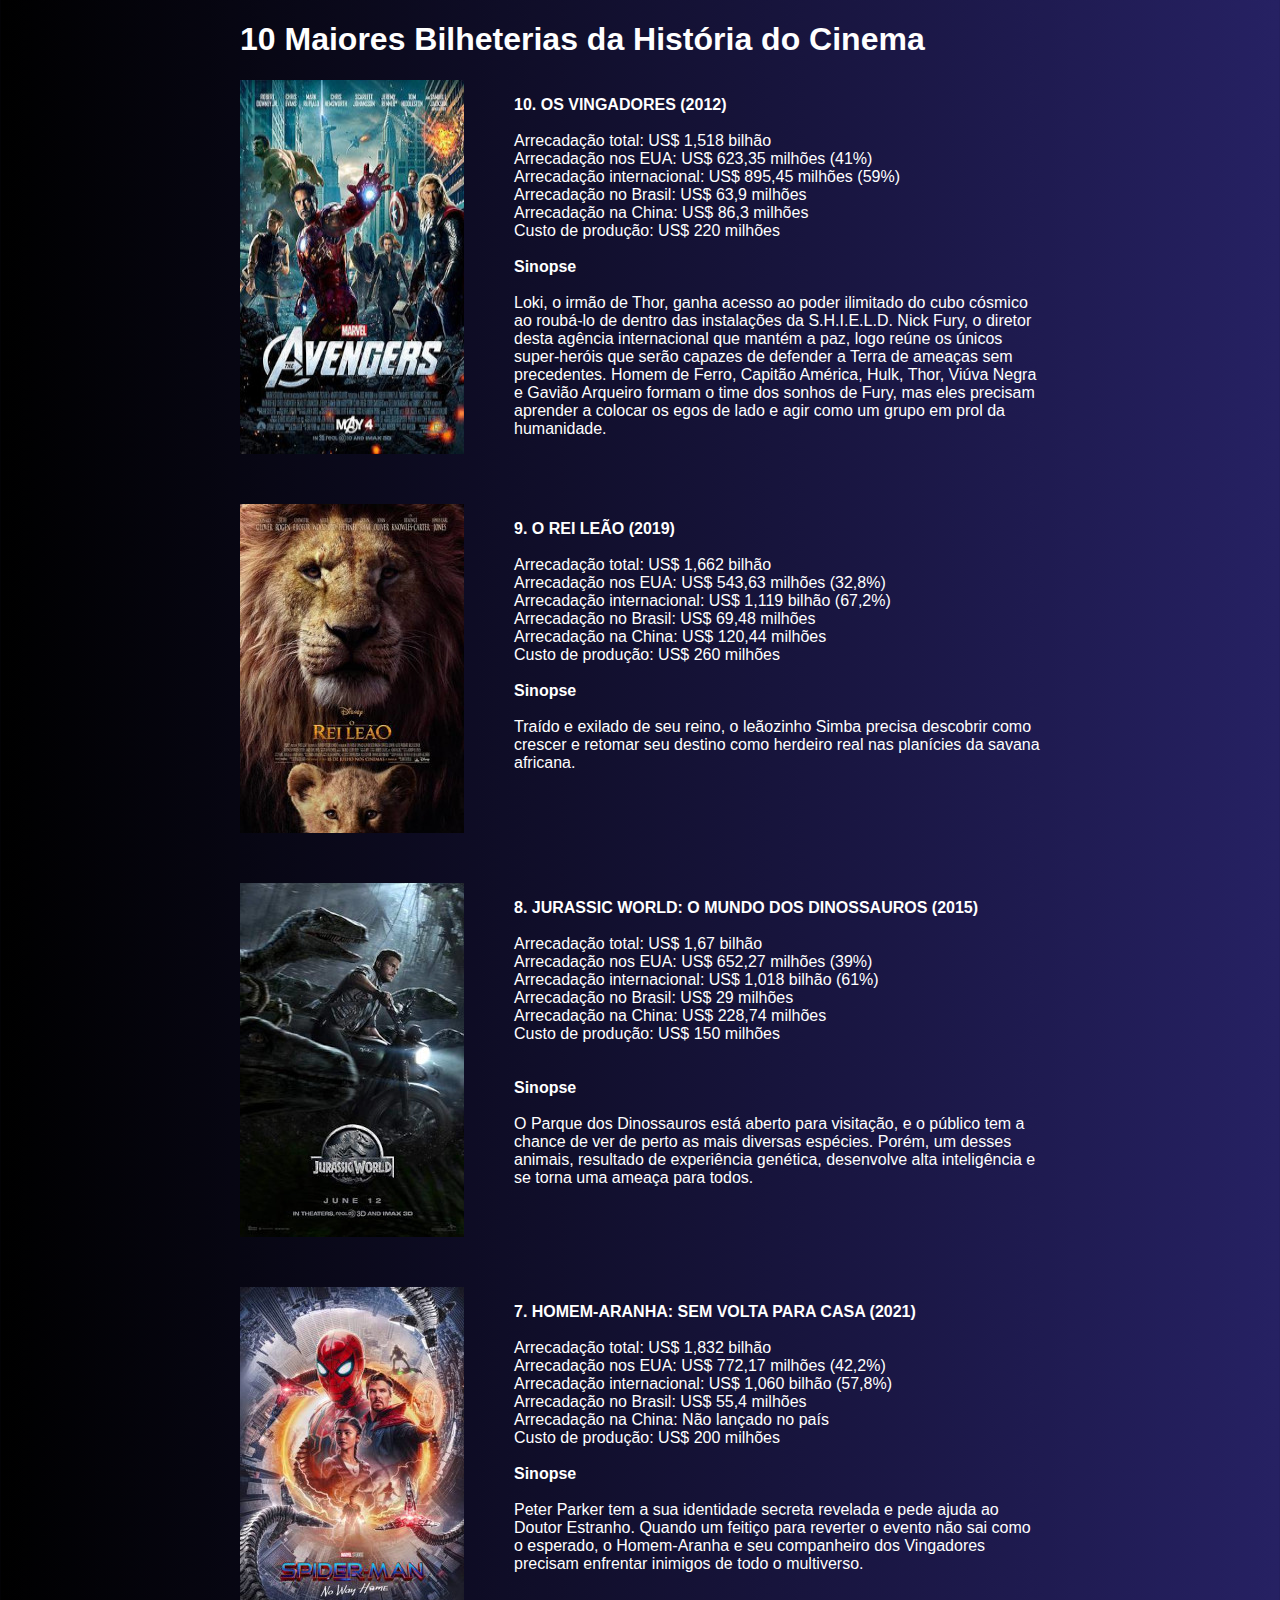
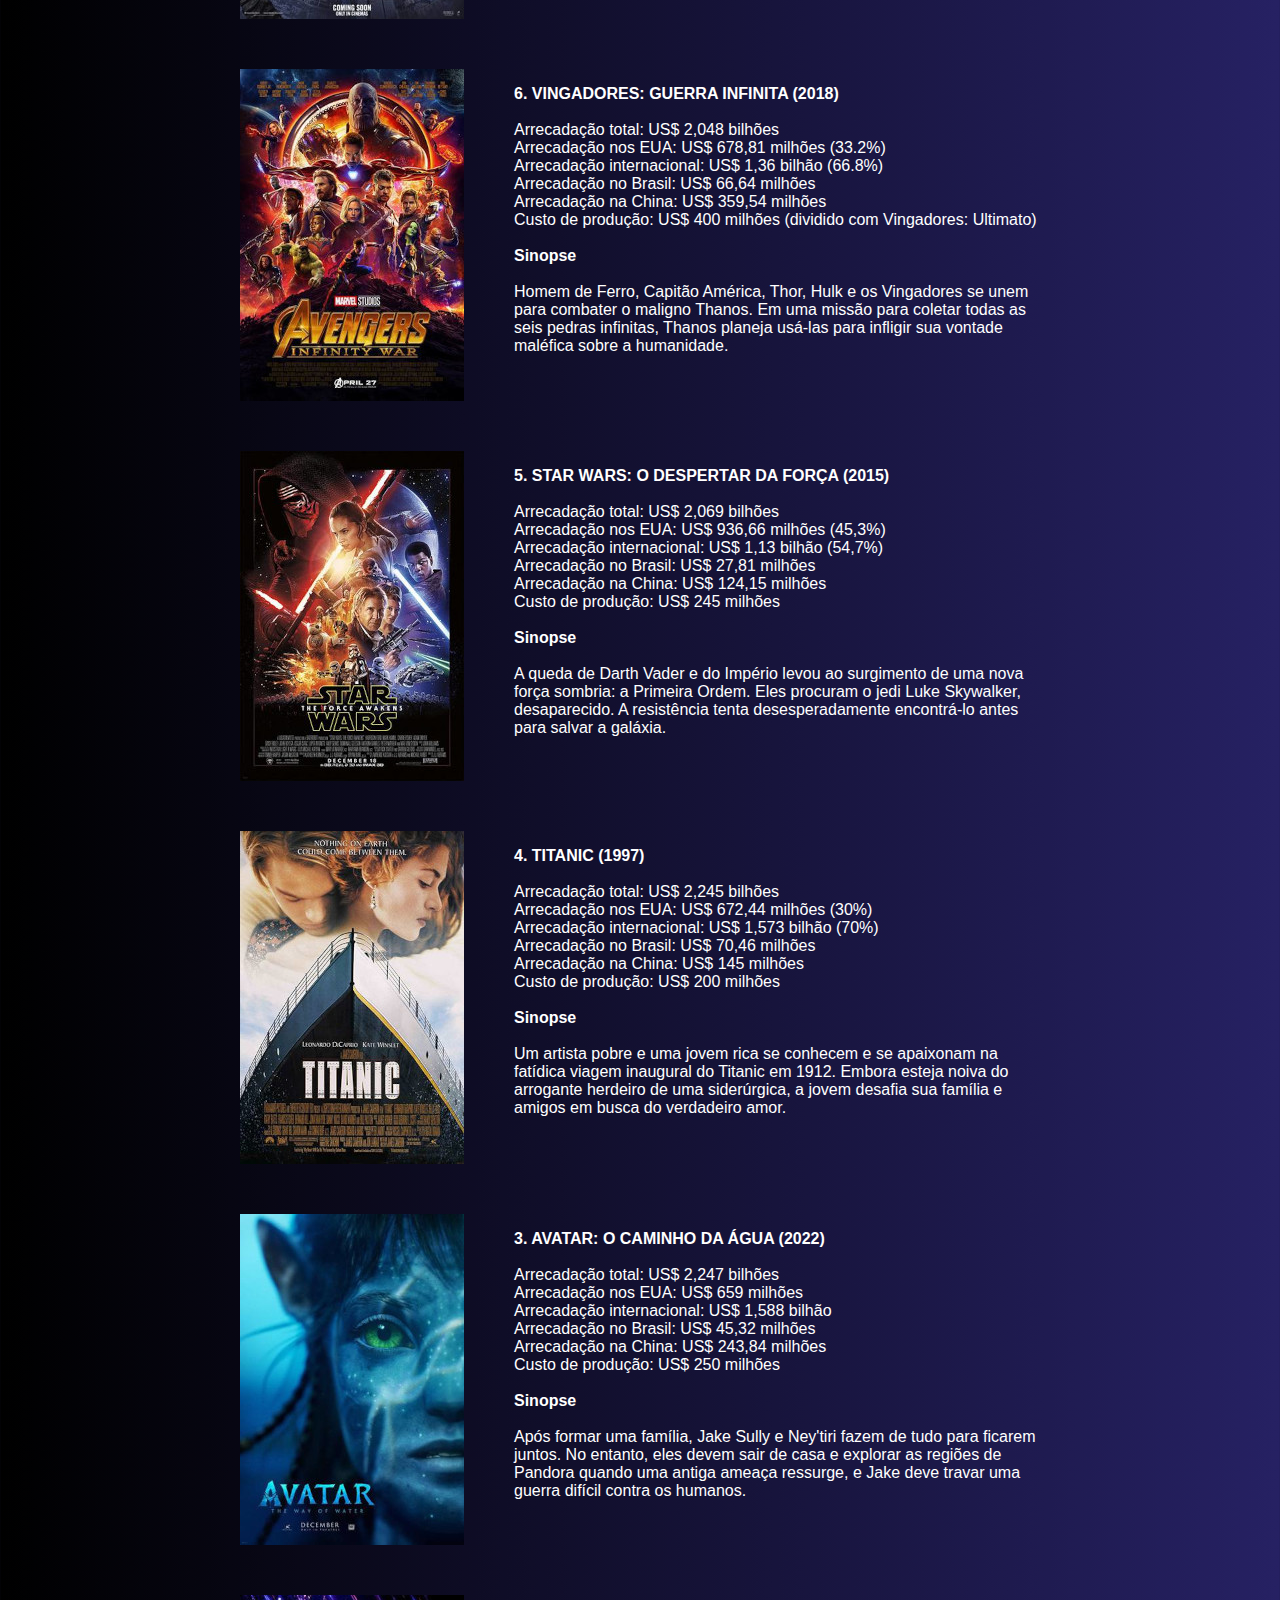
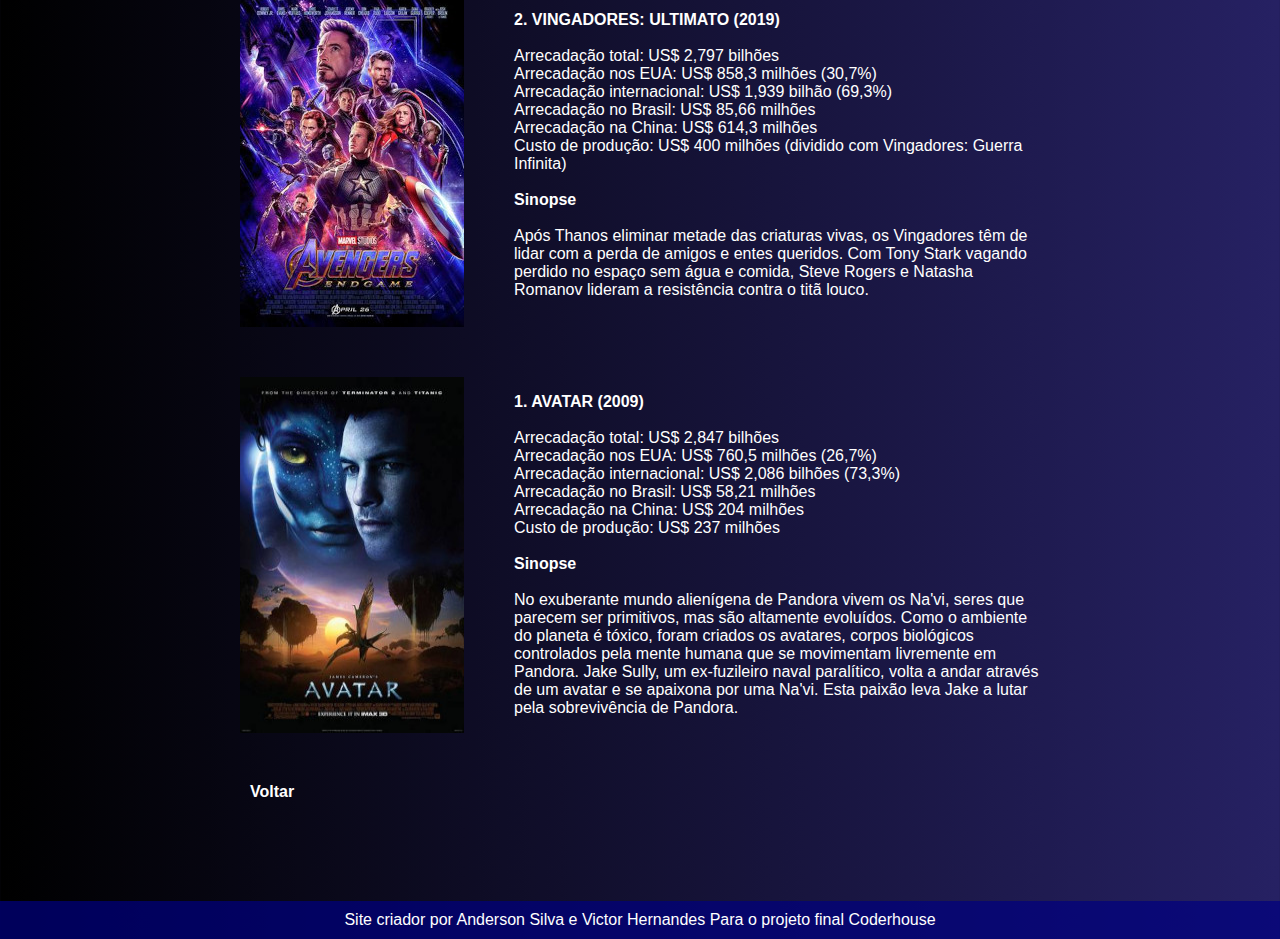
<file: bilheterias.html>
<!DOCTYPE html>
<html lang="pt-br">
<head>
    <meta charset="UTF-8">
    <meta name="viewport" content="width=device-width, initial-scale=1.0">
    <title>Maiores Bilheterias</title>
    <style>
        body {
            font-family: Arial, Helvetica, sans-serif;
            background-image: linear-gradient(to left, #262163, black);
            
        }

        main {
            margin: auto;
            max-width: 800px;
        }

        div {
            display: flex;
            margin-bottom: 50px;
        }

        img {
            margin-right: 50px

        }

        .container_flexbox {
            display: flex;
            flex-direction: row;
        }

        h1, p {
            color: white;
        }

        a {
            color: white; text-decoration: none;
        }
        a:hover {

            text-decoration: underline;
            font-weight: bolder;
        }

        .final {

            text-align: center;
            background-color: rgba(0, 0, 128, 0.709);
            color: white;
            padding: 10px;
            margin: 100px -8px -80px -8px;
        }

        .voltar {
            padding: 10px;
            font-weight: bolder;
            display: inline; 
        }


    </style>
</head>
<body>
    <main>
        <h1>10 Maiores Bilheterias da História do Cinema</h1>

        <div class="container_flexbox">
            <img src="imagens/vingadores-2012-p.jpg" alt="Capa do filme Os Vingadores (2012)">
            <p><strong>10. OS VINGADORES (2012)</strong> <br> <br>

                Arrecadação total: US$ 1,518 bilhão <br>
                Arrecadação nos EUA: US$ 623,35 milhões (41%) <br>
                Arrecadação internacional: US$ 895,45 milhões (59%) <br>
                Arrecadação no Brasil: US$ 63,9 milhões <br>
                Arrecadação na China: US$ 86,3 milhões <br>
                Custo de produção: US$ 220 milhões <br> <br>

                <strong>Sinopse</strong> <br> <br>

                Loki, o irmão de Thor, ganha acesso ao poder ilimitado do cubo cósmico ao roubá-lo de dentro das instalações da S.H.I.E.L.D. Nick Fury, o diretor desta agência internacional que mantém a paz, logo reúne os únicos super-heróis que serão capazes de defender a Terra de ameaças sem precedentes. Homem de Ferro, Capitão América, Hulk, Thor, Viúva Negra e Gavião Arqueiro formam o time dos sonhos de Fury, mas eles precisam aprender a colocar os egos de lado e agir como um grupo em prol da humanidade.
                </p>
        </div>

        <div class="container_flexbox">
            <img src="imagens/o.rei.leao-p.jpg" alt="Capa do filme o Rei Leão (2019)">

            <p>
                <strong>9. O REI LEÃO (2019)</strong> <br> <br>

                Arrecadação total: US$ 1,662 bilhão <br>
                Arrecadação nos EUA: US$ 543,63 milhões (32,8%) <br>
                Arrecadação internacional: US$ 1,119 bilhão (67,2%) <br>
                Arrecadação no Brasil: US$ 69,48 milhões <br>
                Arrecadação na China: US$ 120,44 milhões <br>
                Custo de produção: US$ 260 milhões <br> <br>

                <strong>Sinopse</strong> <br> <br>

                Traído e exilado de seu reino, o leãozinho Simba precisa descobrir como crescer e retomar seu destino como herdeiro real nas planícies da savana africana.
            </p>
        </div>

        <div class="container_flexbox">
            <img src="imagens/jurassic-world-p.jpg" alt="Capa do filme Jurassic World (2015)">
            <p>
                <strong>8. JURASSIC WORLD: O MUNDO DOS DINOSSAUROS (2015)</strong> <br> <br>

                Arrecadação total: US$ 1,67 bilhão <br>
                Arrecadação nos EUA: US$ 652,27 milhões (39%) <br>
                Arrecadação internacional: US$ 1,018 bilhão (61%) <br>
                Arrecadação no Brasil: US$ 29 milhões <br>
                Arrecadação na China: US$ 228,74 milhões <br>
                Custo de produção: US$ 150 milhões  <br> <br> <br>

                <strong>Sinopse</strong> <br> <br>

                O Parque dos Dinossauros está aberto para visitação, e o público tem a chance de ver de perto as mais diversas espécies. Porém, um desses animais, resultado de experiência genética, desenvolve alta inteligência e se torna uma ameaça para todos.
            </p>
        </div>

        <div class="container_flexbox">
            <img src="imagens/homem-aranha-p.jpeg" alt="Capa do Filme Homem-Aranha: Sem volta pra casa (2021)"> <br> <br>

            <p>
                <strong>7. HOMEM-ARANHA: SEM VOLTA PARA CASA (2021)</strong> <br> <br>

                Arrecadação total: US$ 1,832 bilhão <br>
                Arrecadação nos EUA: US$ 772,17 milhões (42,2%) <br>
                Arrecadação internacional: US$ 1,060 bilhão (57,8%) <br>
                Arrecadação no Brasil: US$ 55,4 milhões <br>
                Arrecadação na China: Não lançado no país <br>
                Custo de produção: US$ 200 milhões <br> <br>

                <strong>Sinopse</strong> <br> <br>

                Peter Parker tem a sua identidade secreta revelada e pede ajuda ao Doutor Estranho. Quando um feitiço para reverter o evento não sai como o esperado, o Homem-Aranha e seu companheiro dos Vingadores precisam enfrentar inimigos de todo o multiverso.

            </p>
        </div>

        <div class="container_flexbox">
            <img src="imagens/vingadores-guerra-infinita-p.jpg" alt="Capa do filme Vingadores Guerra Infinita (2018)">

            <p>
                <strong>6. VINGADORES: GUERRA INFINITA (2018)</strong> <br> <br>

                Arrecadação total: US$ 2,048 bilhões <br>
                Arrecadação nos EUA: US$ 678,81 milhões (33.2%) <br>
                Arrecadação internacional: US$ 1,36 bilhão (66.8%) <br>
                Arrecadação no Brasil: US$ 66,64 milhões <br>
                Arrecadação na China: US$ 359,54 milhões <br>
                Custo de produção: US$ 400 milhões (dividido com Vingadores: Ultimato) <br> <br>

                <strong>Sinopse</strong> <br> <br>

                Homem de Ferro, Capitão América, Thor, Hulk e os Vingadores se unem para combater o maligno Thanos. Em uma missão para coletar todas as seis pedras infinitas, Thanos planeja usá-las para infligir sua vontade maléfica sobre a humanidade.
            </p>
        </div>
        <div class="container_flexbox">
            <img src="imagens/star-wars-p.jpg" alt="Capda do filme Star Wars o Despertar da Força (2015)">
            
            <p>
                <strong>5. STAR WARS: O DESPERTAR DA FORÇA (2015)</strong> <br> <br>

                Arrecadação total: US$ 2,069 bilhões <br>
                Arrecadação nos EUA: US$ 936,66 milhões (45,3%) <br>
                Arrecadação internacional: US$ 1,13 bilhão (54,7%) <br>
                Arrecadação no Brasil: US$ 27,81 milhões <br>
                Arrecadação na China: US$ 124,15 milhões <br>
                Custo de produção: US$ 245 milhões <br> <br>

                <strong>Sinopse</strong> <br> <br>

                A queda de Darth Vader e do Império levou ao surgimento de uma nova força sombria: a Primeira Ordem. Eles procuram o jedi Luke Skywalker, desaparecido. A resistência tenta desesperadamente encontrá-lo antes para salvar a galáxia.
            </p>
        </div>

        <div class="container_flexbox">
            <img src="imagens/titanic-p.jpg" alt="Capa do Filme Titanic (1997)">

            <p>
                <strong>4. TITANIC (1997)</strong> <br> <br>

                Arrecadação total: US$ 2,245 bilhões <br>
                Arrecadação nos EUA: US$ 672,44 milhões (30%) <br>
                Arrecadação internacional: US$ 1,573 bilhão (70%) <br>
                Arrecadação no Brasil: US$ 70,46 milhões <br>
                Arrecadação na China: US$ 145 milhões <br>
                Custo de produção: US$ 200 milhões <br> <br>

                <strong>Sinopse</strong> <br> <br>

                Um artista pobre e uma jovem rica se conhecem e se apaixonam na fatídica viagem inaugural do Titanic em 1912. Embora esteja noiva do arrogante herdeiro de uma siderúrgica, a jovem desafia sua família e amigos em busca do verdadeiro amor.
            </p>
        </div>

        <div class="container_flexbox">
            <img src="imagens/avatar2-p.jpg" alt="Capa do Filme AVATAR: O CAMINHO DA ÁGUA (2022)">

            <p>
                <strong>3. AVATAR: O CAMINHO DA ÁGUA (2022)</strong> <br> <br>

                Arrecadação total: US$ 2,247 bilhões <br>
                Arrecadação nos EUA: US$ 659 milhões <br>
                Arrecadação internacional: US$ 1,588 bilhão <br> 
                Arrecadação no Brasil: US$ 45,32 milhões <br>
                Arrecadação na China: US$ 243,84 milhões <br>
                Custo de produção: US$ 250 milhões <br> <br>

                <strong>Sinopse</strong> <br> <br>

                Após formar uma família, Jake Sully e Ney'tiri fazem de tudo para ficarem juntos. No entanto, eles devem sair de casa e explorar as regiões de Pandora quando uma antiga ameaça ressurge, e Jake deve travar uma guerra difícil contra os humanos.
            </p>
        </div>

        <div class="container_flexbox">
            <img src="imagens/vingadores-ultimato-p.jpg" alt=" Capa do filme Vingadores Ultimato (2019)">

            <p>
                <strong>2. VINGADORES: ULTIMATO (2019)</strong> <br> <br>

                Arrecadação total: US$ 2,797 bilhões <br>
                Arrecadação nos EUA: US$ 858,3 milhões (30,7%) <br>
                Arrecadação internacional: US$ 1,939 bilhão (69,3%) <br>
                Arrecadação no Brasil: US$ 85,66 milhões <br>
                Arrecadação na China: US$ 614,3 milhões <br>
                Custo de produção: US$ 400 milhões (dividido com Vingadores: Guerra Infinita) <br> <br>

                <strong>Sinopse</strong> <br> <br>

                Após Thanos eliminar metade das criaturas vivas, os Vingadores têm de lidar com a perda de amigos e entes queridos. Com Tony Stark vagando perdido no espaço sem água e comida, Steve Rogers e Natasha Romanov lideram a resistência contra o titã louco.
            </p>
        </div>

        <div class="container_flexbox">
            <img src="imagens/avatar-p.jpg" alt="Capa do Filme Avatar (2009)">

            <p>
                <strong>1. AVATAR (2009)</strong> <br> <br>

                Arrecadação total: US$ 2,847 bilhões <br>
                Arrecadação nos EUA: US$ 760,5 milhões (26,7%) <br>
                Arrecadação internacional: US$ 2,086 bilhões (73,3%) <br>
                Arrecadação no Brasil: US$ 58,21 milhões <br>
                Arrecadação na China: US$ 204 milhões <br>
                Custo de produção: US$ 237 milhões <br> <br>

                <strong>Sinopse</strong> <br> <br>

                No exuberante mundo alienígena de Pandora vivem os Na'vi, seres que parecem ser primitivos, mas são altamente evoluídos. Como o ambiente do planeta é tóxico, foram criados os avatares, corpos biológicos controlados pela mente humana que se movimentam livremente em Pandora. Jake Sully, um ex-fuzileiro naval paralítico, volta a andar através de um avatar e se apaixona por uma Na'vi. Esta paixão leva Jake a lutar pela sobrevivência de Pandora.

            </p>
        </div>
        
        <a href="index.html" rel="prev">
            <p class="voltar">Voltar</p>
        </a>                    
    </main>
    <footer>
        <p class="final">Site criador por <a href="https://github.com/Anderson-dev-ti" target="_blank" rel="external" class="link">Anderson Silva</a> e <a href="https://github.com/viHernandes" target="_blank" rel="external" class="link">Victor Hernandes</a> Para o projeto final <a href="https://www.coderhouse.com.br/" target="_blank" rel="external" class="link">Coderhouse</a></p>
    </footer>

    
    
</body>
</html>
</file>
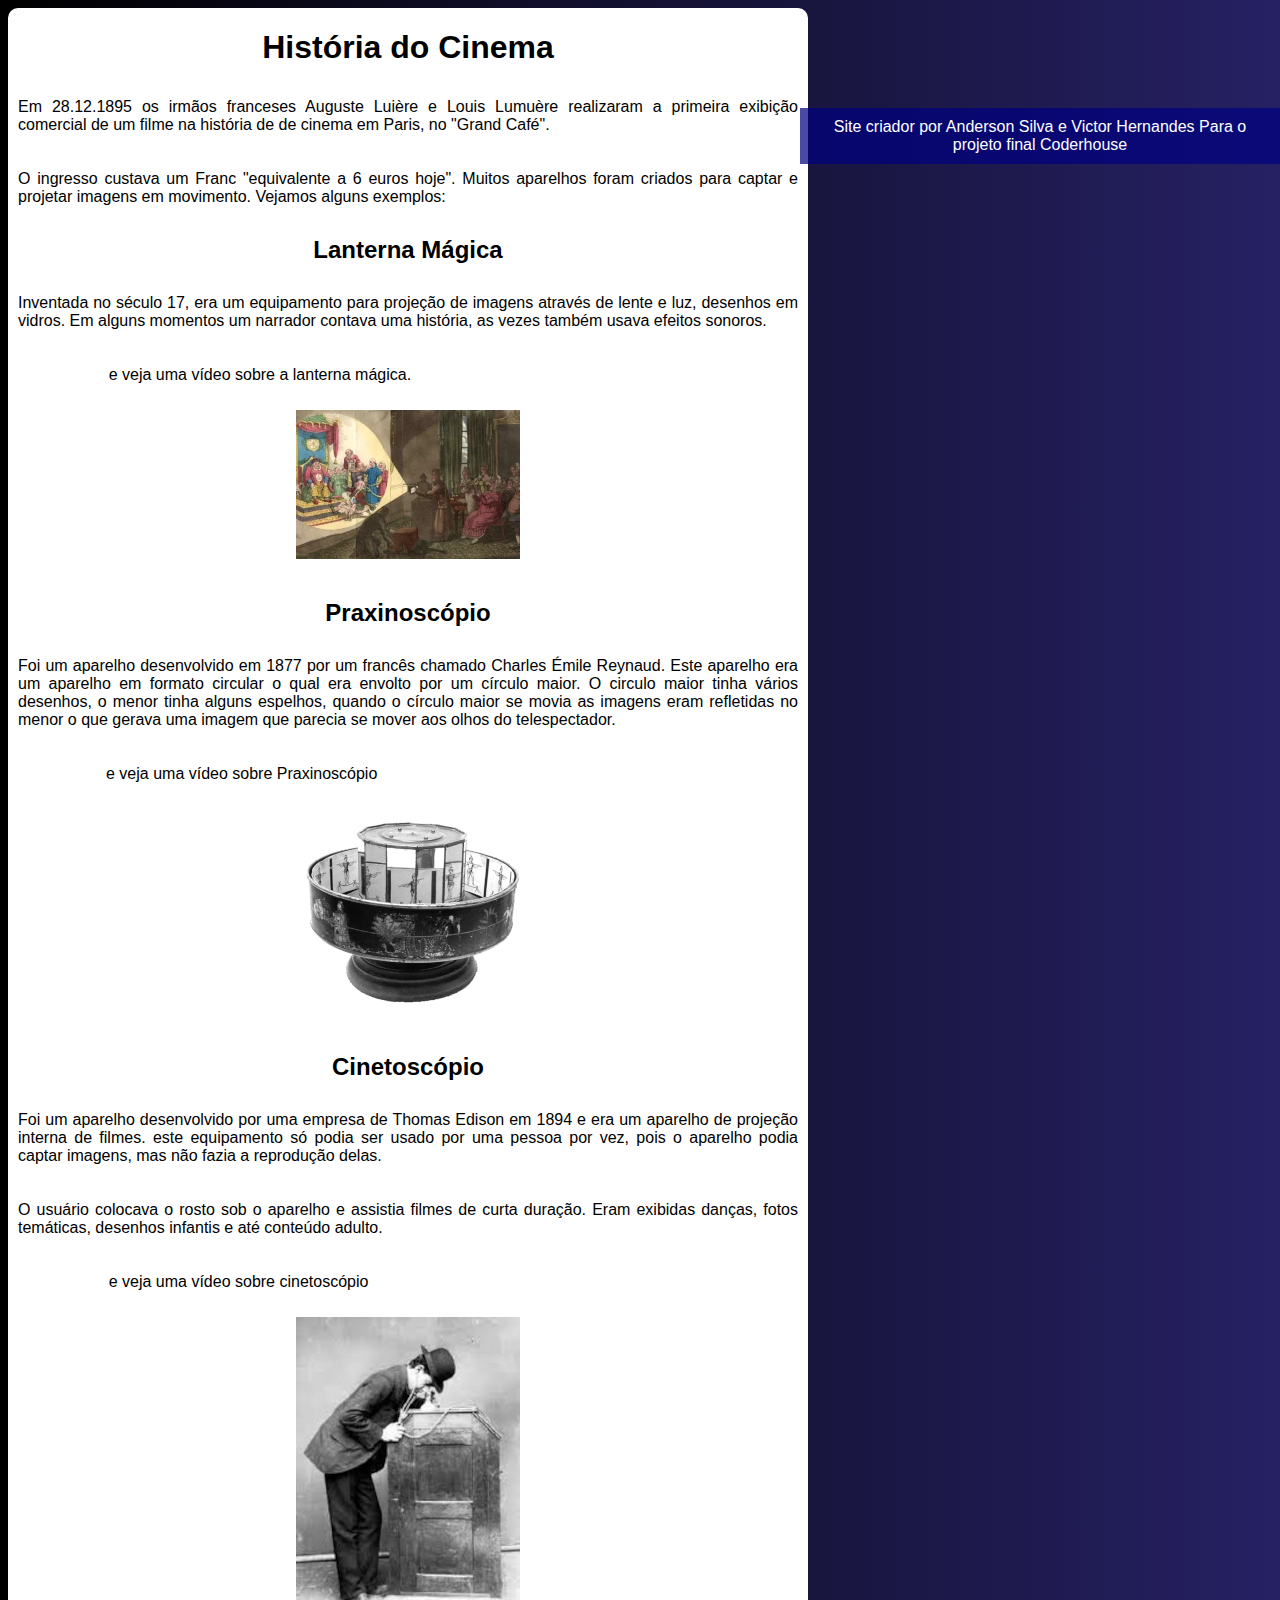
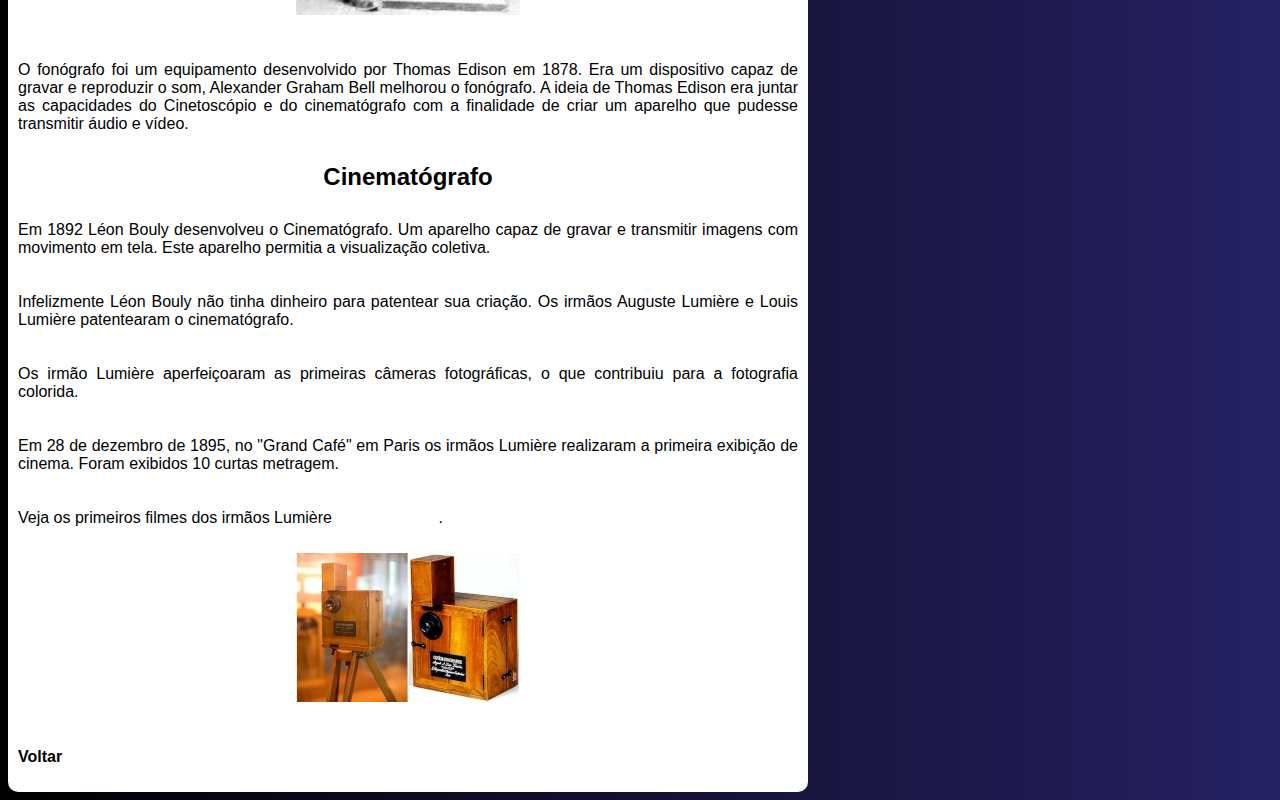
<file: historia-do-cinema.html>
<!DOCTYPE html>
<html lang="pt-br">
<head>
    <meta charset="UTF-8">
    <meta name="viewport" content="width=device-width, initial-scale=1.0">
    <title>História do Cinema</title>
    <style>
        body {
            font-family: Arial, Helvetica, sans-serif;
            background-image: linear-gradient(to left, #262163, black);
            display: flex;      
        }


        main {
            max-width: 800px;
            text-align: center;
            margin: auto;
            background-color: white;
            margin-bottom: 0px;
            border-radius: 10px;
        }

        p {
            text-align: justify;
            padding: 10px;   
        }
        img {
            margin: auto;
            display: block;
            padding-bottom: 20px;
        }


        a {
            color: black; text-decoration: none;
            font-weight: bolder;
        }

        .link {
            color: white; 
            text-decoration: none;
            font-weight: normal;
        }

        a {
            color: white; text-decoration: none;
        }

        a:hover {

            text-decoration: underline;
            font-weight: bolder;
        }
        .voltar {
            color: black;
        }

        .voltar:hover {
            text-decoration: underline;
            font-weight: bolder;
        } 
            

        .final {

            text-align: center;
            background-color: rgba(0, 0, 128, 0.709);
            color: white;
            padding: 10px;
            margin: 100px -8px -80px -8px;
        }

    </style>
</head>
<body>
    <main>        
            <article>
                <h1>História do Cinema</h1>
                <p>Em 28.12.1895 os irmãos franceses Auguste Luière e Louis Lumuère realizaram a primeira exibição comercial de um filme na história de de cinema em Paris, no "Grand Café".</p>
                <p>
                    O ingresso custava um Franc "equivalente a 6 euros hoje".
                    Muitos aparelhos foram criados para captar e projetar imagens em movimento.
                    Vejamos alguns exemplos:
                </p>
                <h2>Lanterna Mágica</h2>
                <p>Inventada no século 17, era um equipamento para projeção de imagens através de lente e luz, desenhos em vidros. Em alguns momentos um narrador contava uma história, as vezes também usava efeitos sonoros.</p>
                
                <p><a href="https://www.youtube.com/watch?v=sU9AfktYLQg" target="_blank" rel="external">Clique aqui</a> e veja uma vídeo sobre a lanterna mágica.</p>
                <img src="imagens/lanterna-magica-p.webp" alt="Imagem de uma lanterna mágica">
                <h2>Praxinoscópio</h2>
                
                <p>
                 Foi um aparelho desenvolvido em 1877 por um francês chamado Charles Émile Reynaud.
                 Este aparelho era um aparelho em formato circular o qual era envolto por um círculo maior. O circulo maior tinha vários desenhos, o menor tinha alguns espelhos, quando o círculo maior se movia as imagens eram refletidas no menor o que gerava uma imagem que parecia se mover aos olhos do telespectador.
                </p>
                <p><a href=" https://www.youtube.com/watch?v=cVRyUnHg8QA
                    " target="_blank" rel="external">clique aqui</a> e veja uma vídeo sobre Praxinoscópio<p>
                <img src="imagens/praxinoscópio-p.png" alt="Imagem de um praxinoscópio">
                
                <h2>Cinetoscópio</h2>
                
                <p>Foi um aparelho desenvolvido por uma empresa de Thomas Edison em 1894 e era um aparelho de projeção interna de filmes. este equipamento só podia ser usado por uma pessoa por vez, pois o aparelho podia captar imagens, mas não fazia a reprodução delas.</p>
                
                <p>O usuário colocava o rosto sob o aparelho e assistia filmes de curta duração. Eram exibidas danças, fotos temáticas, desenhos infantis e até conteúdo adulto.</p>
                
                <p><a href="https://www.youtube.com/watch?v=zxuW9NmFZtQ" target="_blank" rel="external">Clique aqui</a> e veja uma vídeo sobre cinetoscópio</p>
                <img src="imagens/cinetoscopio-p.jpeg" alt="imagem de um cinetoscópio">
                
                <P>
                    O fonógrafo foi um equipamento desenvolvido por Thomas Edison em 1878. Era um dispositivo capaz de gravar e reproduzir o som, Alexander Graham Bell melhorou o fonógrafo. A ideia de Thomas Edison era juntar as capacidades do Cinetoscópio e do cinematógrafo com a finalidade de criar um aparelho que pudesse transmitir áudio e vídeo.
                </P>
                
                <h2>Cinematógrafo</h2>
                    <p>Em 1892 Léon Bouly desenvolveu o Cinematógrafo. Um aparelho capaz de gravar e transmitir imagens com movimento em tela. Este aparelho permitia a visualização coletiva. </p>
                
                    <p>Infelizmente Léon Bouly não tinha dinheiro para patentear sua criação. Os irmãos Auguste Lumière e Louis Lumière patentearam o cinematógrafo.</p>
                
                    <p>Os irmão Lumière aperfeiçoaram as primeiras câmeras fotográficas, o que contribuiu para a fotografia colorida.</p>
                    <p>Em 28 de dezembro de 1895, no "Grand Café" em Paris os irmãos Lumière realizaram a primeira exibição de cinema. Foram exibidos 10 curtas metragem.</p>
                    <p>Veja os primeiros filmes dos irmãos Lumière <a href="https://www.youtube.com/watch?v=lW63SX9-MhQ" target="_blank" rel="external">clicando aqui</a>.</p>
                    <img src="imagens/cinematografo-p.webp" alt="imagem de um cinematógrafo" class="imgcinematografo">
            </article>
            <a href="index.html" rel="prev">
                <p class="voltar">Voltar</p>
            </a>

    </main>
    <footer>
        <p class="final">Site criador por <a href="https://github.com/Anderson-dev-ti" target="_blank" rel="external" class="link">Anderson Silva</a> e <a href="https://github.com/viHernandes" target="_blank" rel="external" class="link">Victor Hernandes</a> Para o projeto final <a href="https://www.coderhouse.com.br/" target="_blank" rel="external" class="link">Coderhouse</a></p>
    </footer>

</body>
</html>
</file>
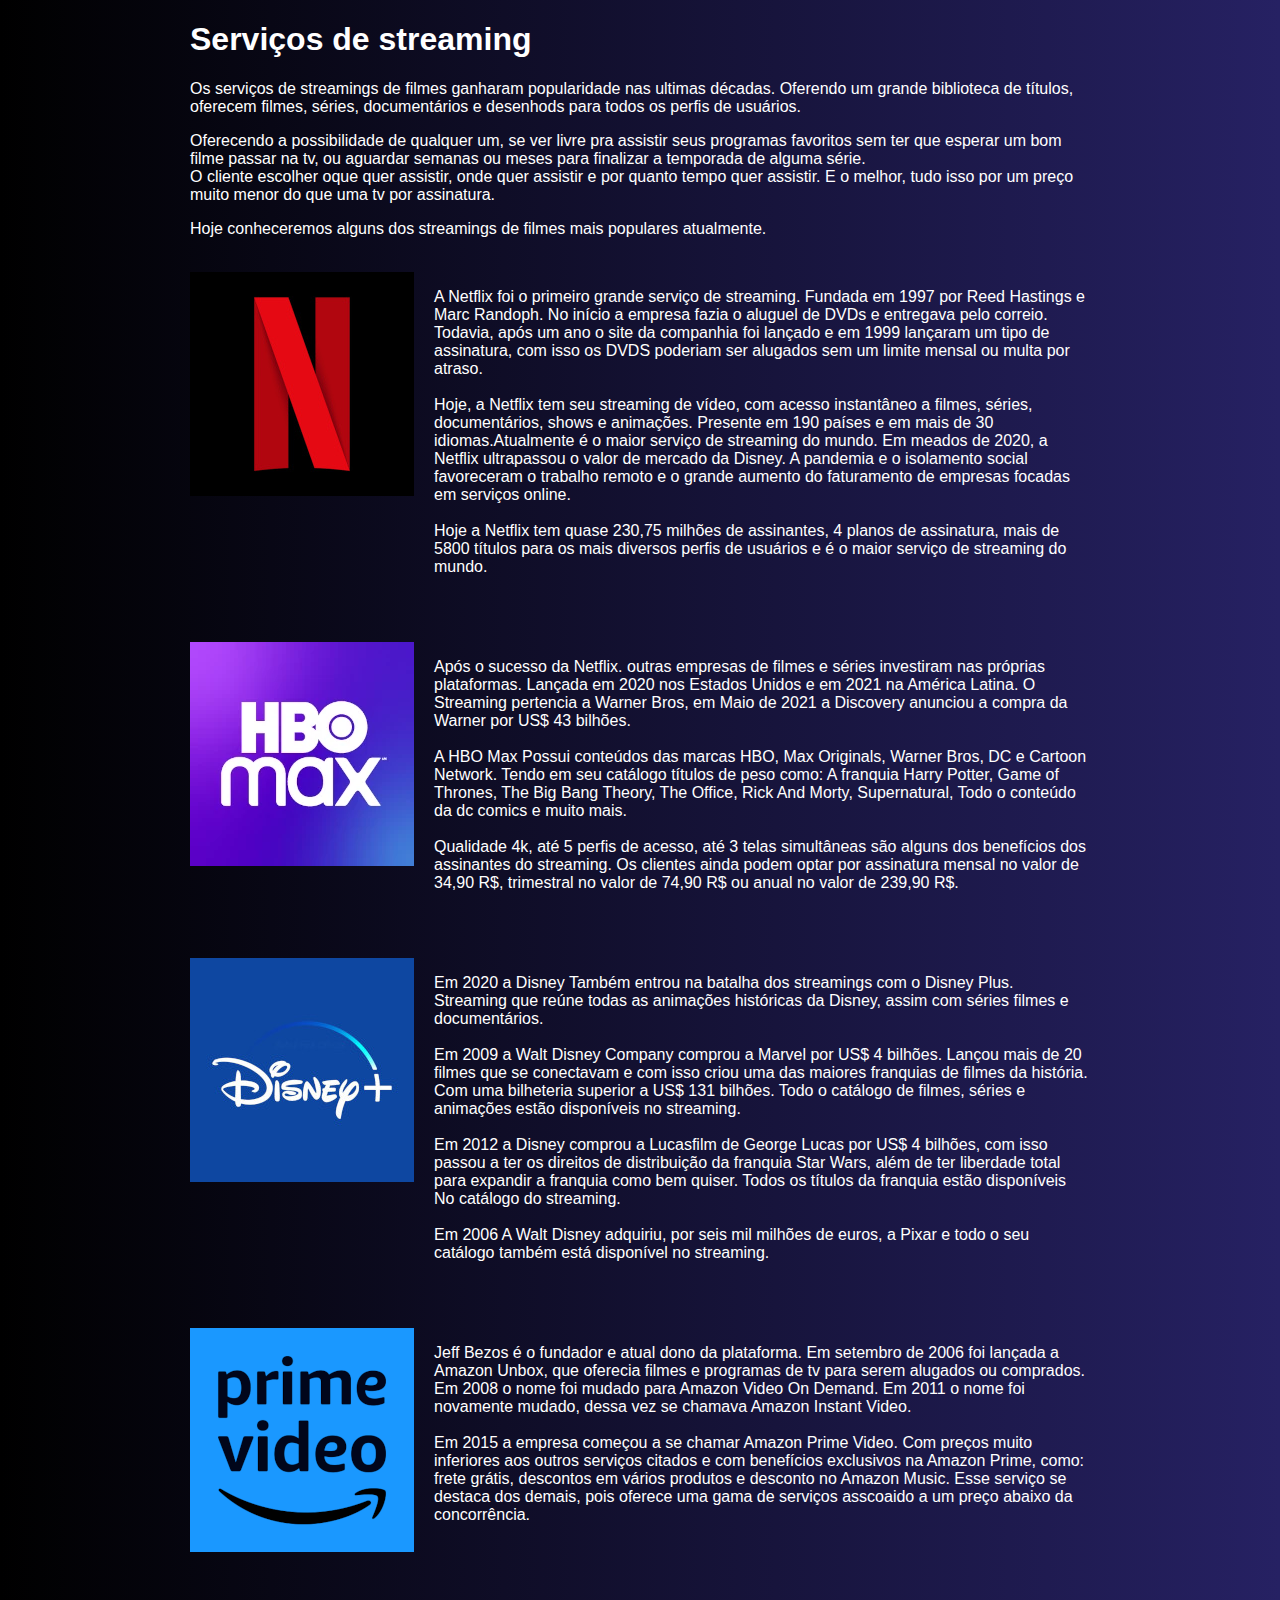
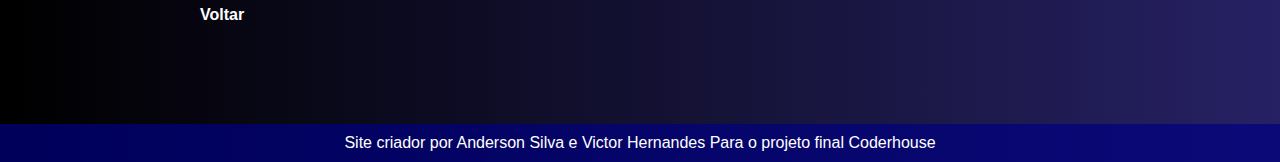
<file: streamings.html>
<!DOCTYPE html>
<html lang="pt-br">
<head>
    <meta charset="UTF-8">
    <meta name="viewport" content="width=device-width, initial-scale=1.0">
    <title>streamings</title>
    <style>
        body {
            font-family: Arial, Helvetica, sans-serif;
            background-image: linear-gradient(to left, #262163, black);
        }

        main {
            max-width: 900px;
            margin: auto;
        }

        article {
            display: flex;
            margin-bottom: 50px;
        }
        h1, p {
            color: white;
        }

        .logo {
            margin-right: 20px;
        }

        a {
            color: white; text-decoration: none;
        }
        a:hover {

            text-decoration: underline;
            font-weight: bolder;
        }

        .final {

            text-align: center;
            background-color: rgba(0, 0, 128, 0.709);
            color: white;
            padding: 10px;
            margin: 100px -8px -80px -8px;
        }

        .voltar {
            padding: 10px;
            font-weight: bolder;
            display: inline; 
        }




        
    </style>
</head>
<body>

    <main>
        <h1>Serviços de streaming</h1>
        <p>Os serviços de streamings de filmes ganharam popularidade nas ultimas décadas. Oferendo um grande biblioteca de títulos, oferecem filmes, séries, documentários e desenhods para todos os perfis de usuários. <br>
        </p>
        <p>Oferecendo a possibilidade de qualquer um, se ver livre pra assistir seus programas favoritos sem ter que esperar um bom filme passar na tv, ou aguardar semanas ou meses para finalizar a temporada de alguma série. <br> O cliente escolher oque quer assistir, onde quer assistir e por quanto tempo quer assistir. E o melhor, tudo isso por um preço muito menor do que uma tv por assinatura.</p>
        <p>Hoje conheceremos alguns dos streamings de filmes mais populares atualmente.</p> <br>
        <article>
            <a href="https://www.netflix.com" target="_blank" rel="external"><img src="imagens/netflix-p.jpg" alt="Logo Netflix" class="logo"></a>
            <p>
                A Netflix foi o primeiro grande serviço de streaming. Fundada em 1997 por Reed Hastings e Marc Randoph.
                No início a empresa fazia o aluguel de DVDs e entregava pelo correio. Todavia, após um ano o site da companhia foi lançado e  em 1999 lançaram um tipo de assinatura, com isso os DVDS poderiam ser alugados sem um limite mensal ou multa por atraso.
                <br> <br>
                Hoje, a Netflix tem seu streaming de vídeo, com acesso instantâneo a filmes, séries, documentários, shows e animações. Presente em 190 países e em mais de 30 idiomas.Atualmente é o maior serviço de streaming do mundo. Em meados de 2020, a Netflix ultrapassou o valor de mercado da Disney. A pandemia e o isolamento social favoreceram o trabalho remoto e o grande aumento do faturamento de empresas focadas em serviços online.
                <br> <br>
                Hoje a Netflix tem quase 230,75 milhões de assinantes, 4 planos de assinatura, mais de 5800 títulos para os mais diversos perfis de usuários e é o maior serviço de streaming do mundo.</p>
            </article>
        <article>
            <a href="https://www.hbomax.com/br/pt" target="_blank" rel="external"><img src="imagens/hbo-p.webp" alt="logo HBO MAX" class="logo"></a>
            <p>
                Após o sucesso da Netflix. outras empresas de filmes e séries investiram nas próprias plataformas.
                Lançada em 2020 nos Estados Unidos e em 2021 na América Latina. O Streaming pertencia a Warner Bros, em Maio de 2021 a Discovery anunciou a compra da Warner por US$ 43 bilhões.
                <br> <br>
        
                A HBO Max Possui conteúdos das marcas HBO, Max Originals, Warner Bros, DC e Cartoon Network. Tendo  em seu catálogo títulos de peso como: A franquia Harry Potter, Game of Thrones, The Big Bang Theory, The Office, Rick And Morty, Supernatural, Todo o conteúdo da dc comics e muito mais.
                <br> <br>
        
                Qualidade 4k, até 5 perfis de acesso, até 3 telas simultâneas são alguns dos benefícios dos assinantes do streaming. Os clientes ainda podem optar por assinatura mensal no valor de 34,90 R$, trimestral no valor de 74,90 R$ ou anual no valor de 239,90 R$.</p>
            </article>
        <article>
            <a href="https://www.disneyplus.com/pt-br/home" target="_blank" rel="external"><img src="imagens/disney-plus-p.jpg" alt="Logo Disney" class="logo"></a>
            <p>
                Em 2020 a Disney Também entrou na batalha dos streamings com o Disney Plus. Streaming que reúne todas as animações históricas da Disney, assim com séries filmes e documentários. <br> <br>
                Em 2009 a Walt Disney Company comprou a Marvel por US$ 4 bilhões. Lançou mais de 20 filmes que se conectavam e com isso criou uma das maiores franquias de filmes da história. Com uma bilheteria superior a  US$ 131 bilhões. Todo o catálogo de filmes, séries e animações estão disponíveis no streaming. <br> <br>
        
                Em 2012 a Disney comprou a Lucasfilm de George Lucas por US$ 4 bilhões,  com  isso passou a ter os direitos de distribuição da franquia Star Wars, além de ter liberdade total para expandir a franquia como bem quiser. Todos os títulos da franquia estão disponíveis No catálogo do streaming. <br> <br>
        
                 Em 2006 A Walt Disney adquiriu, por seis mil milhões de euros, a Pixar  e todo o seu catálogo também está disponível no streaming.</p>
            </article>
        <article>
            <a href="https://www.primevideo.com/offers/nonprimehomepage/ref=atv_hm_offers_c_9zZ8D2_hm_hom" target="_blank" rel="external"><img src="imagens/primevideo-p.png" alt="Logo Prime Video" class="logo"></a>
            <p>
                Jeff Bezos é o fundador e atual dono da plataforma. Em setembro de 2006 foi lançada a Amazon Unbox, que oferecia filmes e programas de tv para serem alugados ou comprados. Em 2008 o nome foi mudado para Amazon Video On Demand. Em 2011 o nome foi novamente mudado, dessa vez se chamava Amazon Instant Video.
                <br> <br>
                Em 2015 a empresa começou a se chamar Amazon Prime Video. Com preços muito inferiores aos outros serviços citados e com benefícios exclusivos na Amazon Prime, como: frete grátis, descontos em vários produtos e desconto no Amazon Music. Esse serviço se destaca dos demais, pois oferece uma gama de serviços asscoaido a um preço abaixo da concorrência.
            </p>
        </article>
        <a href="index.html" rel="prev">
            <p class="voltar">Voltar</p>
        </a>
        
    </main>
    <footer>
        <p class="final">Site criador por <a href="https://github.com/Anderson-dev-ti" target="_blank" rel="external" class="link">Anderson Silva</a> e <a href="https://github.com/viHernandes" target="_blank" rel="external" class="link">Victor Hernandes</a> Para o projeto final <a href="https://www.coderhouse.com.br/" target="_blank" rel="external" class="link">Coderhouse</a></p>
    </footer>

</body>
</html>
</file>
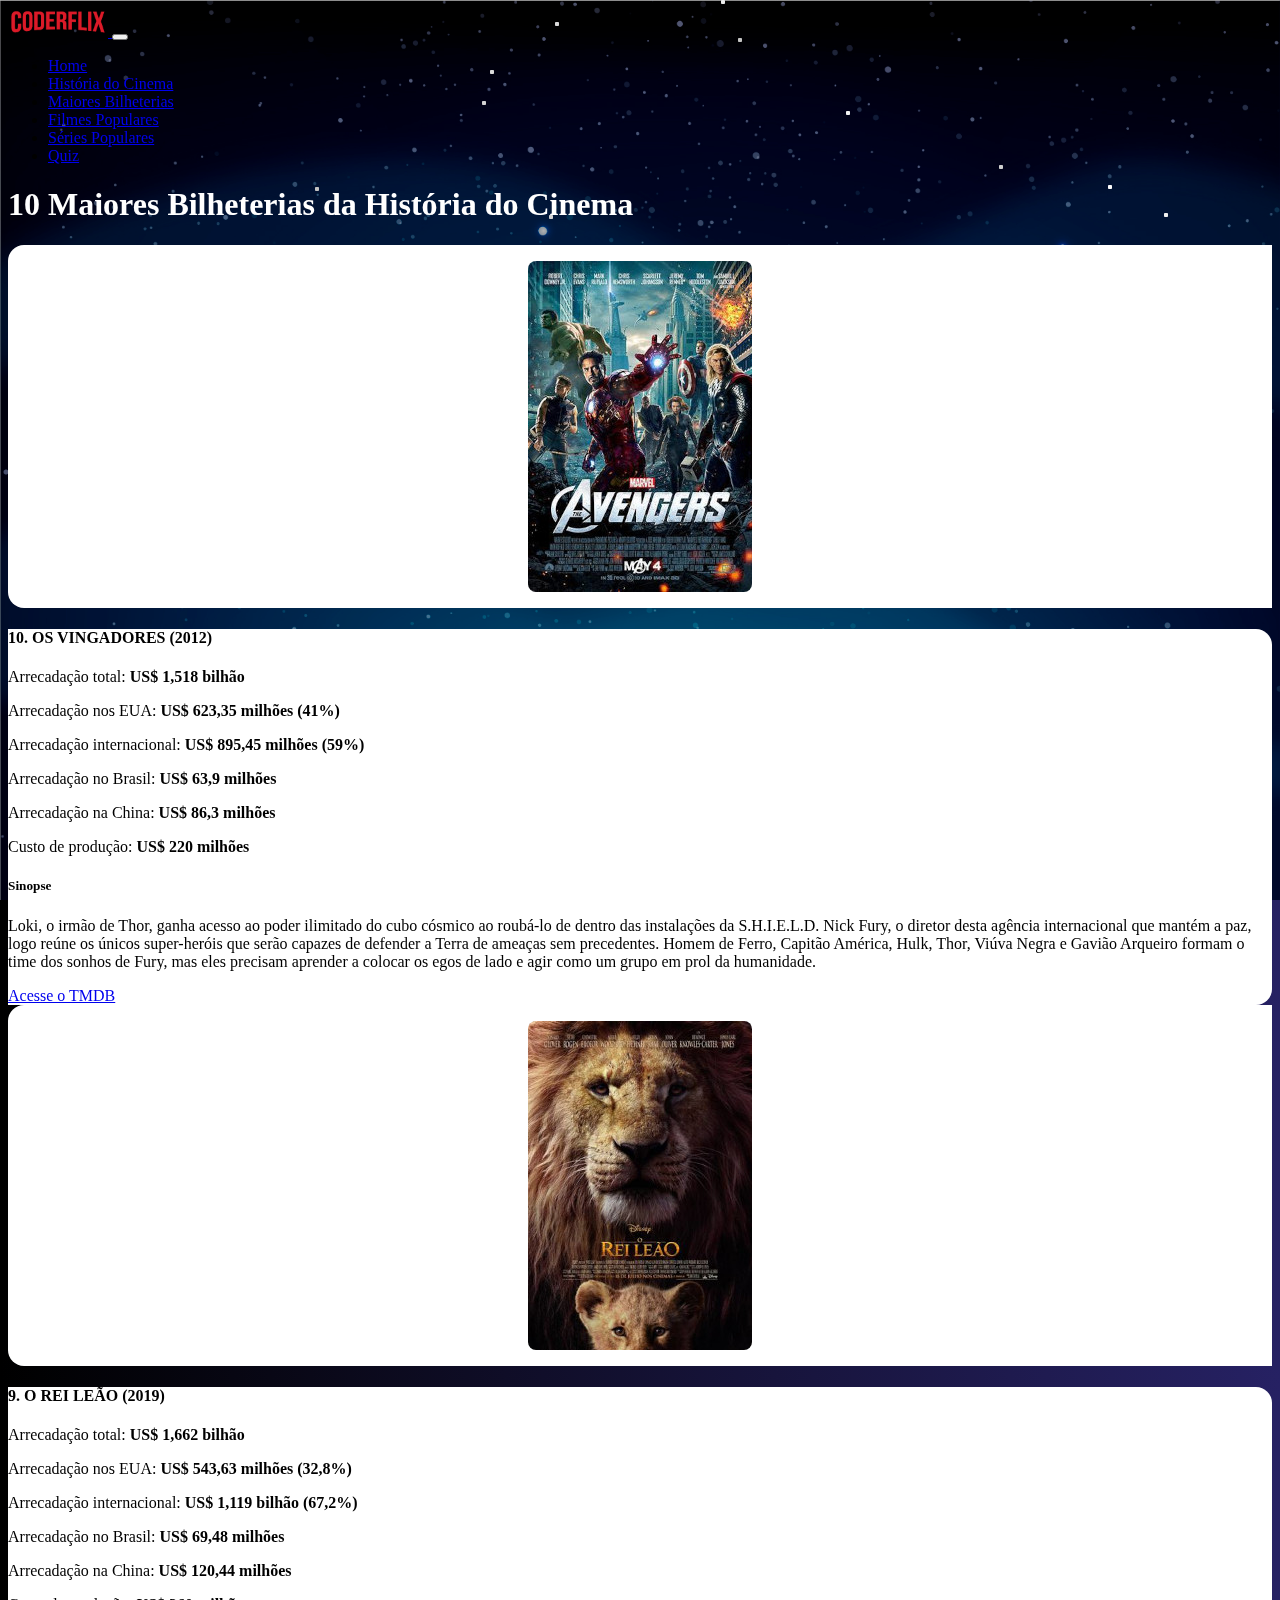
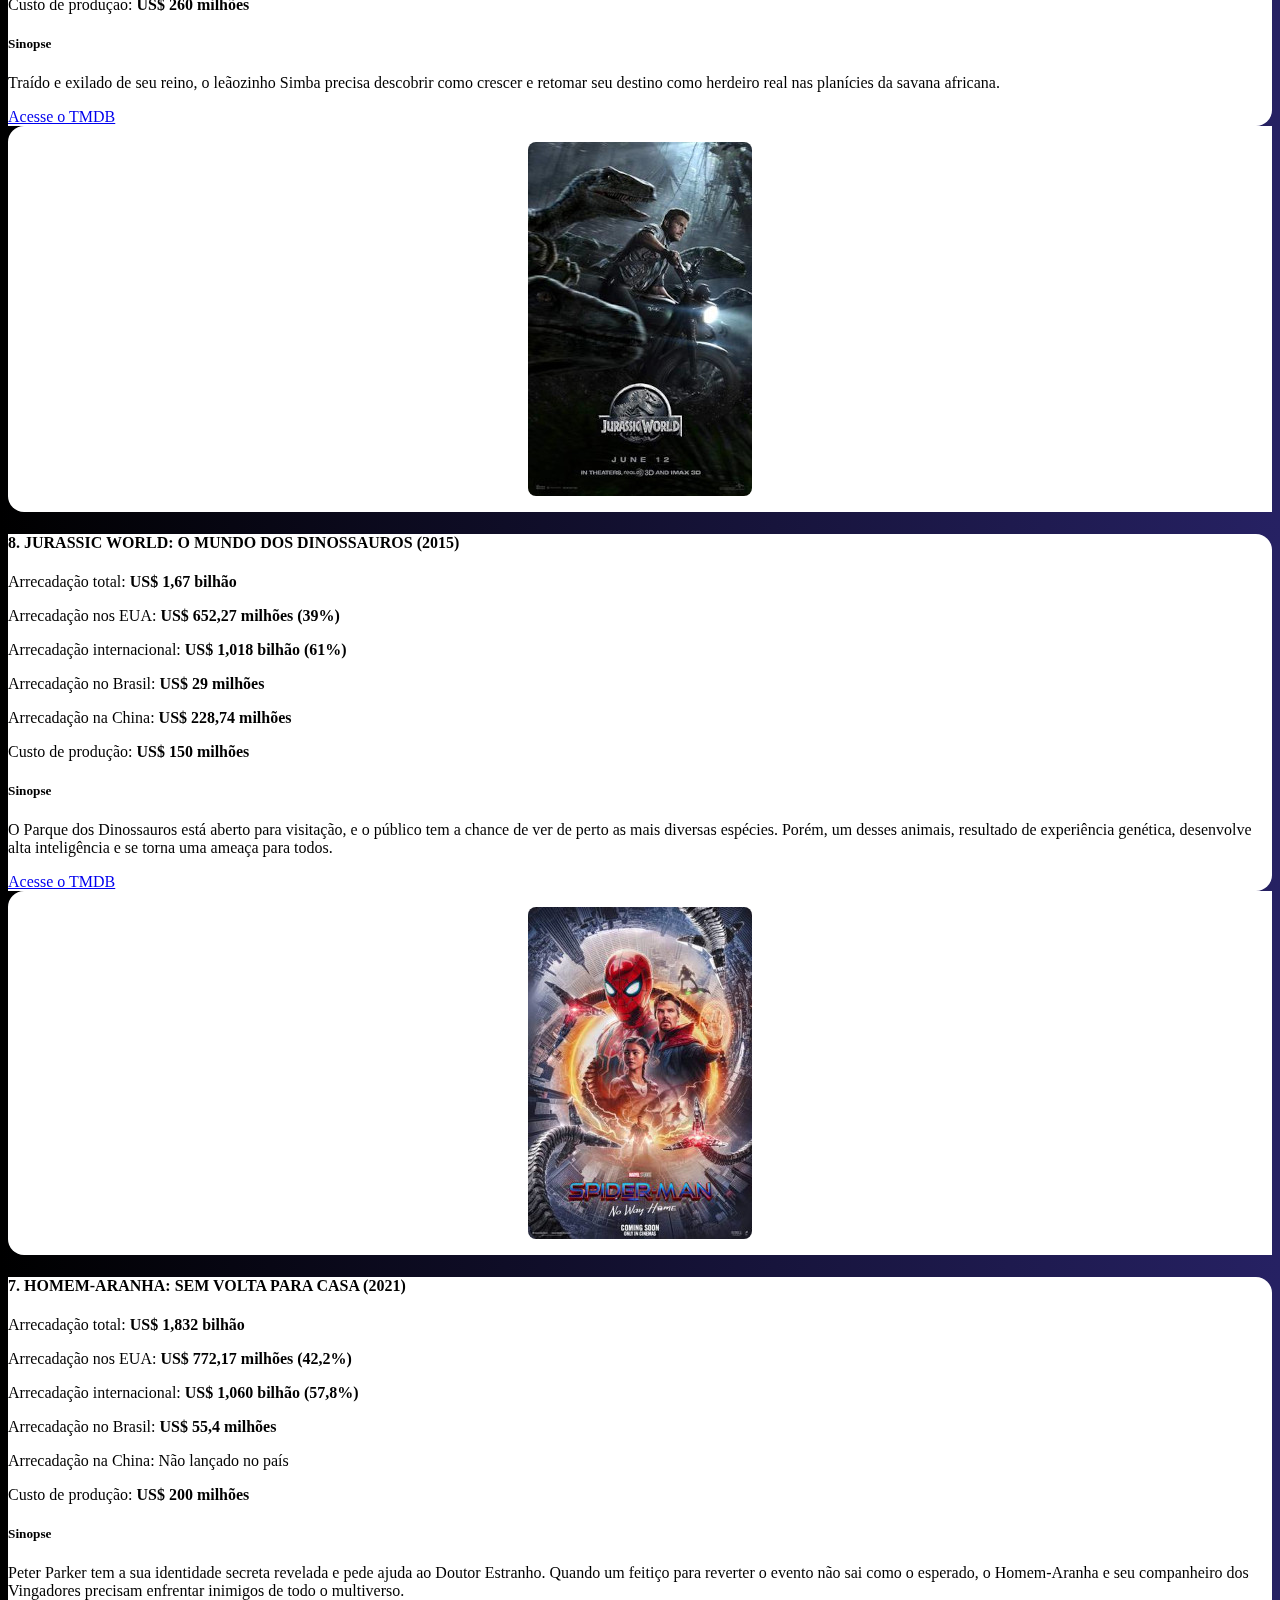
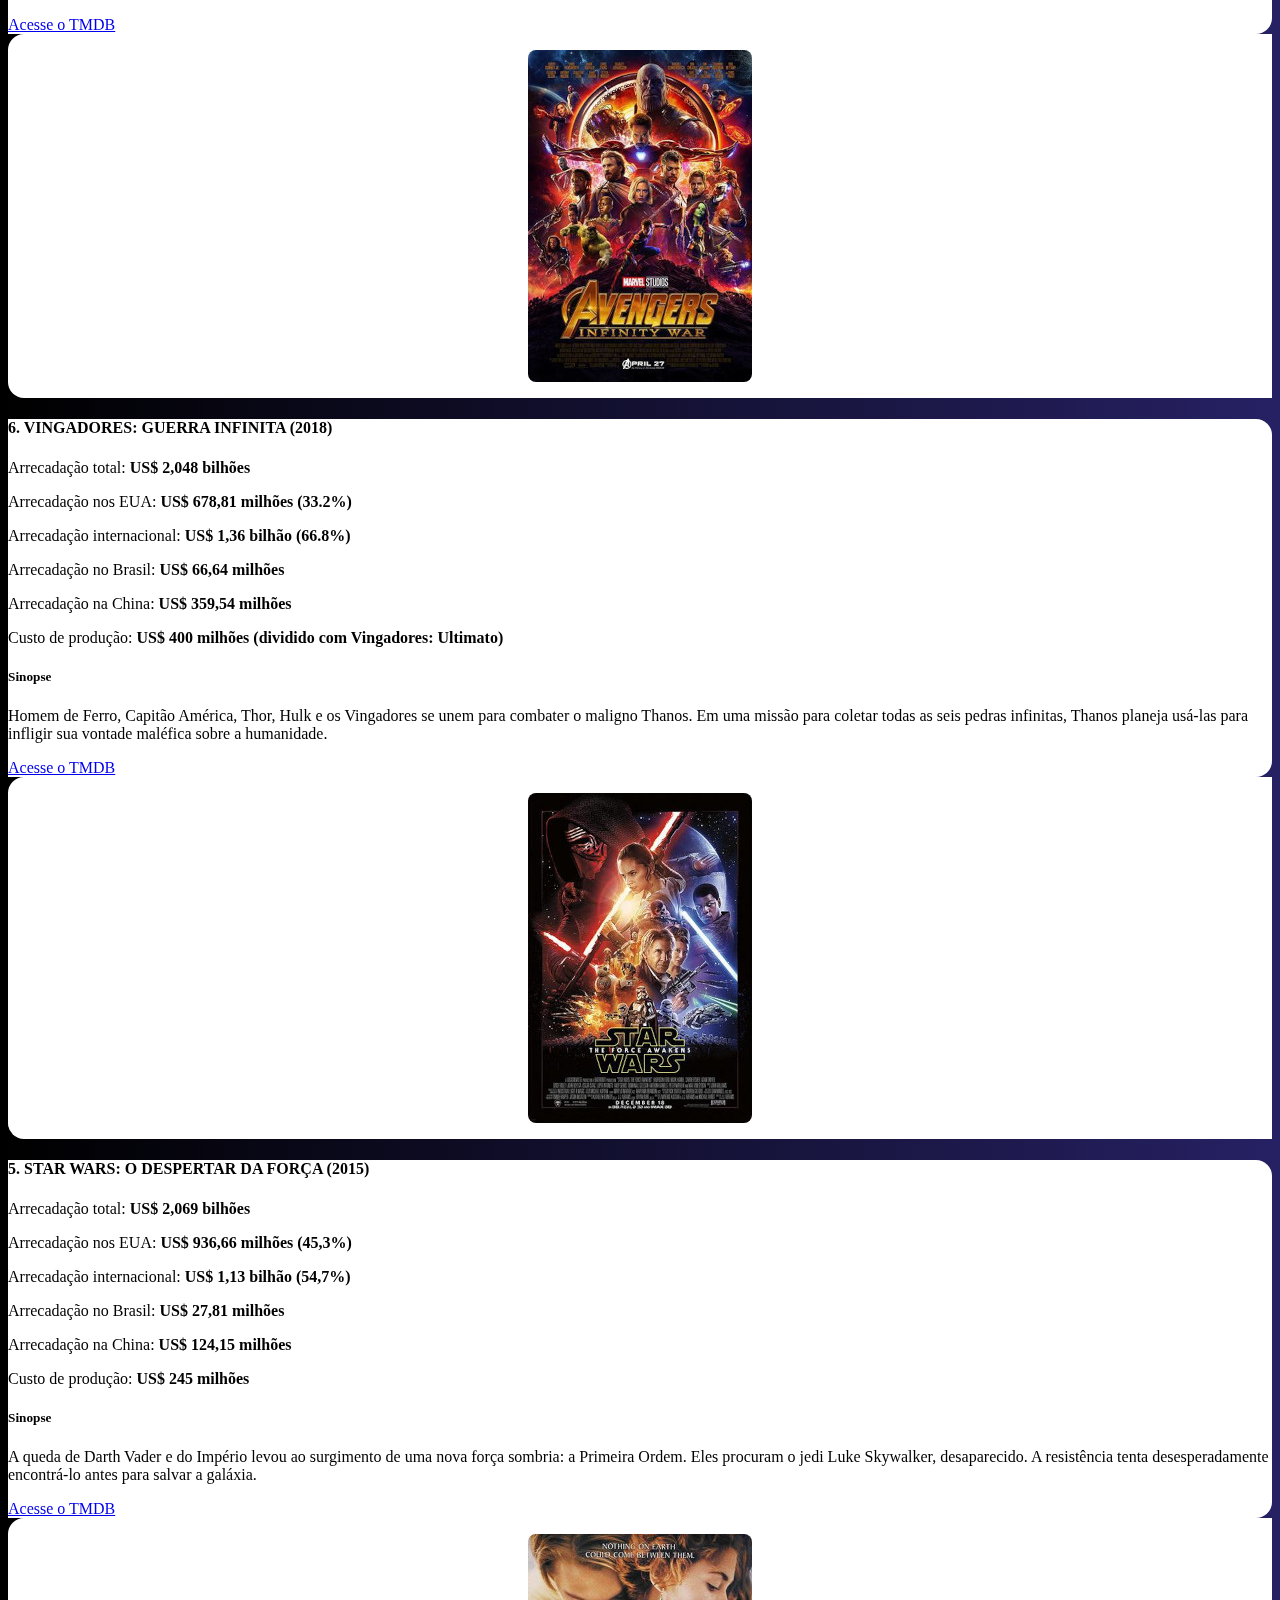
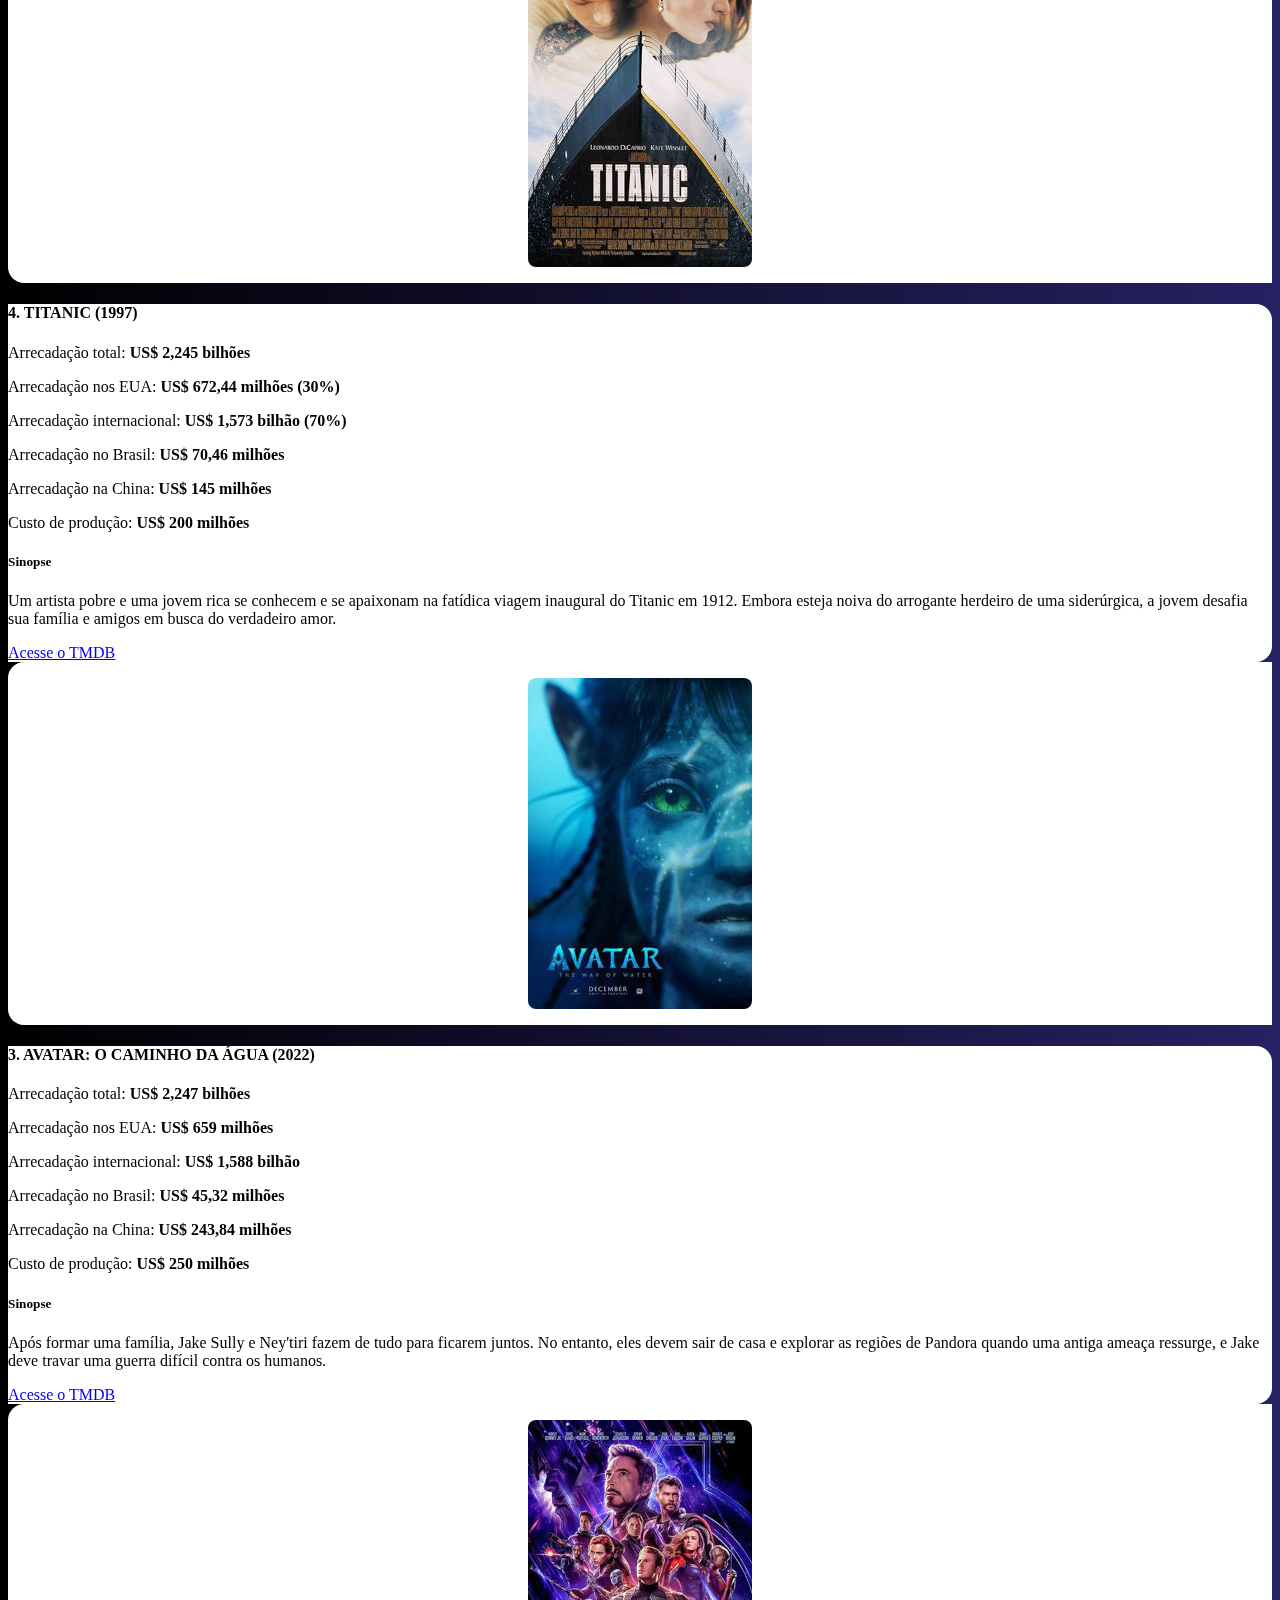
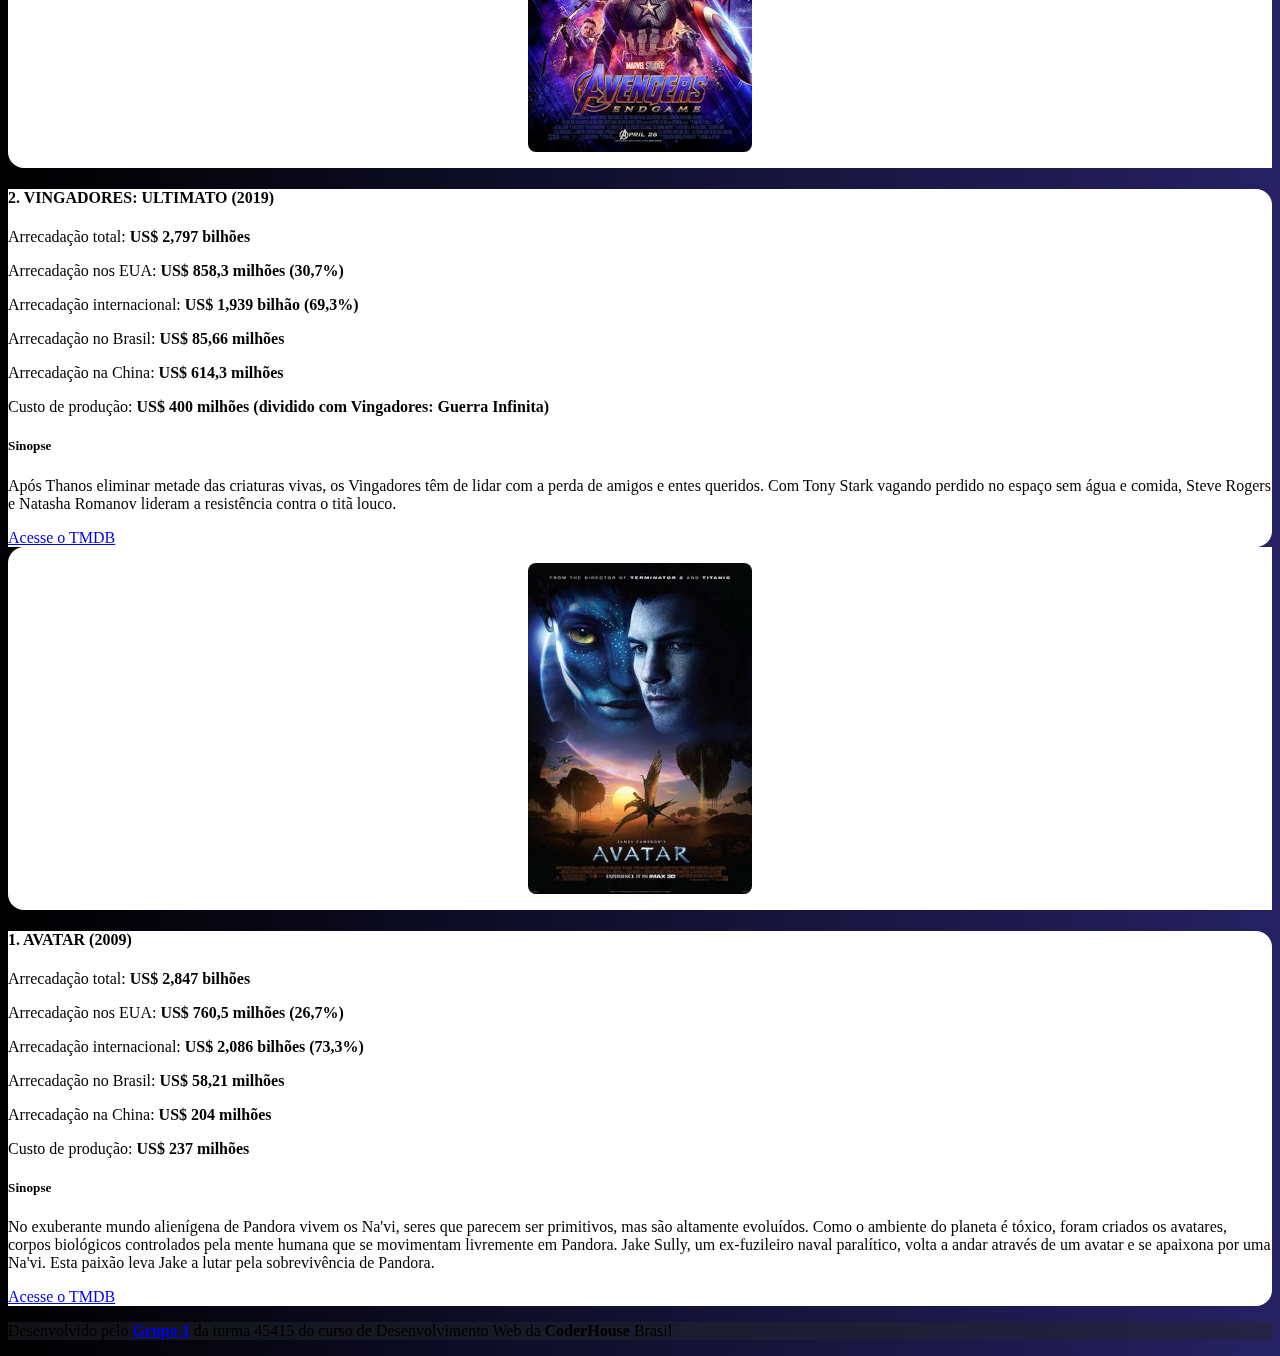
<file: pages/bilheterias.html>
<!DOCTYPE html>
<html lang="pt-br">

<head>
    <meta charset="UTF-8">
    <meta name="viewport" content="width=device-width, initial-scale=1.0">
    <meta name="keywords" content="HTML, CSS, Javascript, Desenvolvimento Web, Coderhouse,Filmes">
    <meta name="description" content="Esta é uma tela para acesso das maiores bilheterias de filmes de todos os tempos.">
    <title>Maiores Bilheterias</title>
    <link rel="shortcut icon" href="../imagens/favicon.ico" type="image/x-icon">
    <link rel="stylesheet" href="https://cdnjs.cloudflare.com/ajax/libs/font-awesome/6.4.0/css/all.min.css">
    <link href="https://cdn.jsdelivr.net/npm/bootstrap@5.3.1/dist/css/bootstrap.min.css" rel="stylesheet"
        integrity="sha384-4bw+/aepP/YC94hEpVNVgiZdgIC5+VKNBQNGCHeKRQN+PtmoHDEXuppvnDJzQIu9" crossorigin="anonymous">
    <link rel="stylesheet" href='../styles/bg-effect.css'>
    <link rel="stylesheet" href="../styles/style.css">
    <link rel="stylesheet" href='../styles/bilheterias.css'>

</head>

<body>
    <header>
        <nav class="navbar navbar-expand-lg bg-dark border-bottom border-body fixed-top" data-bs-theme="dark">
            <div class="container-fluid">
                <a class="navbar-brand" href="#">
                    <img src="../imagens/logo.png" alt="Logo" width="100" class="d-inline-block align-text-top">
                </a>
                <button class="navbar-toggler" type="button" data-bs-toggle="collapse" data-bs-target="#navbarNav"
                    aria-controls="navbarNav" aria-expanded="false" aria-label="Toggle navigation">
                    <span class="navbar-toggler-icon"></span>
                </button>
                <div class="collapse navbar-collapse" id="navbarNav">
                    <ul class="navbar-nav">
                        <li class="nav-item">
                            <a class="nav-link" aria-current="page" href="../index.html">Home</a>
                        </li>
                        <li class="nav-item">
                            <a class="nav-link" href="./historia-do-cinema.html">História do Cinema</a>
                        </li>
                        <li class="nav-item">
                            <a class="nav-link active" href="./bilheterias.html">Maiores Bilheterias</a>
                        </li>
                        <li class="nav-item">
                            <a class="nav-link" href="./movies.html">Filmes Populares</a>
                        </li>
                        <li class="nav-item">
                            <a class="nav-link" href="./series.html">Séries Populares</a>
                        </li>
                        <li class="nav-item">
                            <a class="nav-link" href="./quiz.html">Quiz</a>
                        </li>
                    </ul>
                </div>
            </div>
        </nav>
    </header>

    <main class="main">

        <h1 class="title my-5 pt-5 text-center">10 Maiores Bilheterias da História do Cinema</h1>

        <div class="container-fluid">
            <!-- Back to top button -->
            <button type="button" class="btn btn-primary btn-floating btn-lg" id="btn-back-to-top">
                <i class="fa-solid fa-arrow-up"></i>
            </button>
            <div class="row justify-content-center align-items-stretch my-5">
                <div class="col-12 col-md-auto movie__picture">
                    <img class="movie__picture--border" src="../imagens/vingadores-2012-p.jpg"
                        alt="Capa do filme Os Vingadores (2012)">
                </div>
                <div class="col-11 col-md-6 movie__text">
                    <h4 class="mt-3 movie__title">10. OS VINGADORES (2012)</h4>
                    <p>Arrecadação total: <b>US$ 1,518 bilhão</b></p>
                    <p>Arrecadação nos EUA: <b>US$ 623,35 milhões (41%)</b></p>
                    <p>Arrecadação internacional: <b>US$ 895,45 milhões (59%)</b></p>
                    <p>Arrecadação no Brasil: <b>US$ 63,9 milhões</b></p>
                    <p>Arrecadação na China: <b>US$ 86,3 milhões</b></p>
                    <p>Custo de produção: <b>US$ 220 milhões</b></p>
                    <h5 class="mt-3 movie__title">Sinopse</h5>
                    <p>Loki, o irmão de Thor, ganha acesso ao poder ilimitado do cubo cósmico ao roubá-lo de dentro
                        das instalações da S.H.I.E.L.D. Nick Fury, o diretor desta agência internacional que mantém
                        a paz, logo reúne os únicos super-heróis que serão capazes de defender a Terra de ameaças
                        sem precedentes. Homem de Ferro, Capitão América, Hulk, Thor, Viúva Negra e Gavião Arqueiro
                        formam o time dos sonhos de Fury, mas eles precisam aprender a colocar os egos de lado e
                        agir como um grupo em prol da humanidade.
                    </p>
                    <a target="_blank" href="https://www.themoviedb.org/movie/24428-the-avengers?language=pt-BR"
                        class="btn btn-sm btn-warning fw-bold w-100 mb-3">Acesse o TMDB</a>
                </div>
            </div>

            <div class="row justify-content-center align-items-stretch my-5">
                <div class="col-12 col-md-auto movie__picture">
                    <img class="movie__picture--border" src="../imagens/o.rei.leao-p.jpg"
                        alt="Capa do filme o Rei Leão (2019)">
                </div>
                <div class="col-11 col-md-6 movie__text">
                    <h4 class="mt-3 movie__title">9. O REI LEÃO (2019)</h4>
                    <p>Arrecadação total: <b>US$ 1,662 bilhão</b></p>
                    <p>Arrecadação nos EUA: <b>US$ 543,63 milhões (32,8%)</b></p>
                    <p>Arrecadação internacional: <b>US$ 1,119 bilhão (67,2%)</b></p>
                    <p>Arrecadação no Brasil: <b>US$ 69,48 milhões</b></p>
                    <p>Arrecadação na China: <b>US$ 120,44 milhões</b></p>
                    <p>Custo de produção: <b>US$ 260 milhões</b></p>
                    <h5 class="mt-3 movie__title">Sinopse</h5>
                    <p>Traído e exilado de seu reino, o leãozinho Simba precisa descobrir como crescer e
                        retomar seu destino como herdeiro real nas planícies da savana africana.
                    </p>
                    <a target="_blank" href="https://www.themoviedb.org/movie/8587-the-lion-king?language=pt-BR"
                        class="btn btn-sm btn-warning fw-bold w-100 mb-3">Acesse o TMDB</a>
                </div>
            </div>

            <div class="row justify-content-center align-items-stretch my-5">
                <div class="col-12 col-md-auto movie__picture">
                    <img class="movie__picture--border" src="../imagens/jurassic-world-p.jpg"
                        alt="Capa do filme Jurassic World (2015)">
                </div>
                <div class="col-11 col-md-6 movie__text">
                    <h4 class="mt-3 movie__title">8. JURASSIC WORLD: O MUNDO DOS DINOSSAUROS (2015)</h4>
                    <p>Arrecadação total: <b>US$ 1,67 bilhão</b></p>
                    <p>Arrecadação nos EUA: <b>US$ 652,27 milhões (39%)</b></p>
                    <p>Arrecadação internacional: <b>US$ 1,018 bilhão (61%)</b></p>
                    <p>Arrecadação no Brasil: <b>US$ 29 milhões</b></p>
                    <p>Arrecadação na China: <b>US$ 228,74 milhões</b></p>
                    <p>Custo de produção: <b>US$ 150 milhões</b></p>
                    <h5 class="mt-3 movie__title">Sinopse</h5>
                    <p>O Parque dos Dinossauros está aberto para visitação, e o público tem a chance de
                        ver de perto as mais diversas espécies. Porém, um desses animais, resultado de
                        experiência genética, desenvolve alta inteligência e se torna uma ameaça para
                        todos.
                    </p>
                    <a target="_blank" href="https://www.themoviedb.org/movie/135397-jurassic-world?language=pt-BR"
                        class="btn btn-sm btn-warning fw-bold w-100 mb-3">Acesse o TMDB</a>
                </div>
            </div>

            <div class="row justify-content-center align-items-stretch my-5">
                <div class="col-12 col-md-auto movie__picture">
                    <img class="movie__picture--border" src="../imagens/homem-aranha-p.jpeg"
                        alt="Capa do Filme Homem-Aranha: Sem volta pra casa (2021)">
                </div>
                <div class="col-11 col-md-6 movie__text">
                    <h4 class="mt-3 movie__title">7. HOMEM-ARANHA: SEM VOLTA PARA CASA (2021)</h4>
                    <p>Arrecadação total: <b>US$ 1,832 bilhão</b></p>
                    <p>Arrecadação nos EUA: <b>US$ 772,17 milhões (42,2%)</b></p>
                    <p>Arrecadação internacional: <b>US$ 1,060 bilhão (57,8%)</b></p>
                    <p>Arrecadação no Brasil: <b>US$ 55,4 milhões</b></p>
                    <p>Arrecadação na China: Não lançado no país</b></p>
                    <p>Custo de produção: <b>US$ 200 milhões</b></p>
                    <h5 class="mt-3 movie__title">Sinopse</h5>
                    <p>Peter Parker tem a sua identidade secreta revelada e pede ajuda ao
                        Doutor Estranho. Quando um feitiço para reverter o evento não sai como o
                        esperado, o Homem-Aranha e seu companheiro dos Vingadores precisam
                        enfrentar inimigos de todo o multiverso.
                    </p>
                    <a target="_blank"
                        href="https://www.themoviedb.org/movie/634649-spider-man-no-way-home?language=pt-BR"
                        class="btn btn-sm btn-warning fw-bold w-100 mb-3">Acesse o TMDB</a>
                </div>
            </div>

            <div class="row justify-content-center align-items-stretch my-5">
                <div class="col-12 col-md-auto movie__picture">
                    <img class="movie__picture--border" src="../imagens/vingadores-guerra-infinita-p.jpg"
                        alt="Capa do filme Vingadores Guerra Infinita (2018)">
                </div>
                <div class="col-11 col-md-6 movie__text">
                    <h4 class="mt-3 movie__title">6. VINGADORES: GUERRA INFINITA (2018)</h4>
                    <p>Arrecadação total: <b>US$ 2,048 bilhões</b></p>
                    <p>Arrecadação nos EUA: <b>US$ 678,81 milhões (33.2%)</b></p>
                    <p>Arrecadação internacional: <b>US$ 1,36 bilhão (66.8%)</b></p>
                    <p>Arrecadação no Brasil: <b>US$ 66,64 milhões</b></p>
                    <p>Arrecadação na China: <b>US$ 359,54 milhões</b></p>
                    <p>Custo de produção: <b>US$ 400 milhões (dividido com Vingadores:
                            Ultimato)</b></p>
                    <h5 class="mt-3 movie__title">Sinopse</h5>
                    <p>Homem de Ferro, Capitão América, Thor, Hulk e os Vingadores se
                        unem para combater o maligno Thanos. Em uma missão para coletar
                        todas as seis pedras infinitas, Thanos planeja usá-las para
                        infligir sua vontade maléfica sobre a humanidade.
                    </p>
                    <a target="_blank"
                        href="https://www.themoviedb.org/movie/299536-avengers-infinity-war?language=pt-BR"
                        class="btn btn-sm btn-warning fw-bold w-100 mb-3">Acesse o TMDB</a>
                </div>
            </div>

            <div class="row justify-content-center align-items-stretch my-5">
                <div class="col-12 col-md-auto movie__picture">
                    <img class="movie__picture--border" src="../imagens/star-wars-p.jpg"
                        alt="Capda do filme Star Wars o Despertar da Força (2015)">
                </div>
                <div class="col-11 col-md-6 movie__text">
                    <h4 class="mt-3 movie__title">5. STAR WARS: O DESPERTAR DA FORÇA
                        (2015)</h4>
                    <p>Arrecadação total: <b>US$ 2,069 bilhões</b></p>
                    <p>Arrecadação nos EUA: <b>US$ 936,66 milhões (45,3%)</b></p>
                    <p>Arrecadação internacional: <b>US$ 1,13 bilhão (54,7%)</b></p>
                    <p>Arrecadação no Brasil: <b>US$ 27,81 milhões</b></p>
                    <p>Arrecadação na China: <b>US$ 124,15 milhões</b></p>
                    <p>Custo de produção: <b>US$ 245 milhões</b></p>
                    <h5 class="mt-3 movie__title">Sinopse</h5>
                    <p>
                        A queda de Darth Vader e do Império levou ao surgimento
                        de uma nova força sombria: a Primeira Ordem. Eles
                        procuram o jedi Luke Skywalker, desaparecido. A
                        resistência tenta desesperadamente encontrá-lo antes
                        para salvar a galáxia.
                    </p>
                    <a target="_blank"
                        href="https://www.themoviedb.org/movie/140607-star-wars-the-force-awakens?language=pt-BR"
                        class="btn btn-sm btn-warning fw-bold w-100 mb-3">Acesse o TMDB</a>
                </div>
            </div>

            <div class="row justify-content-center align-items-stretch my-5">
                <div class="col-12 col-md-auto movie__picture">
                    <img class="movie__picture--border" src="../imagens/titanic-p.jpg"
                        alt="Capa do Filme Titanic (1997)">
                </div>
                <div class="col-11 col-md-6 movie__text">
                    <h4 class="mt-3 movie__title">4. TITANIC (1997)</h4>

                    <p>Arrecadação total: <b>US$ 2,245 bilhões</b></p>
                    <p>Arrecadação nos EUA: <b>US$ 672,44 milhões (30%)</b></p>
                    <p>Arrecadação internacional: <b>US$ 1,573 bilhão
                            (70%)</b></p>
                    <p>Arrecadação no Brasil: <b>US$ 70,46 milhões</b></p>
                    <p>Arrecadação na China: <b>US$ 145 milhões</b></p>
                    <p>Custo de produção: <b>US$ 200 milhões</b></p>
                    <h5 class="mt-3 movie__title">Sinopse</h5>
                    <p>
                        Um artista pobre e uma jovem rica se conhecem e
                        se apaixonam na fatídica viagem inaugural do
                        Titanic em 1912. Embora esteja noiva do
                        arrogante herdeiro de uma siderúrgica, a jovem
                        desafia sua família e amigos em busca do
                        verdadeiro amor.
                    </p>
                    <a target="_blank" href="https://www.themoviedb.org/movie/597-titanic?language=pt-BR"
                        class="btn btn-sm btn-warning fw-bold w-100 mb-3">Acesse o TMDB</a>
                </div>
            </div>

            <div class="row justify-content-center align-items-stretch my-5">
                <div class="col-12 col-md-auto movie__picture">
                    <img class="movie__picture--border" src="../imagens/avatar2-p.jpg"
                        alt="Capa do Filme AVATAR: O CAMINHO DA ÁGUA (2022)">
                </div>
                <div class="col-11 col-md-6 movie__text">
                    <h4 class="mt-3 movie__title">3. AVATAR: O CAMINHO DA ÁGUA
                        (2022)</h4>
                    <p>Arrecadação total: <b>US$ 2,247 bilhões</b></p>
                    <p>Arrecadação nos EUA: <b>US$ 659 milhões</b></p>
                    <p>Arrecadação internacional: <b>US$ 1,588
                            bilhão</b></p>
                    <p>Arrecadação no Brasil: <b>US$ 45,32 milhões</b></p>
                    <p>Arrecadação na China: <b>US$ 243,84 milhões</b></p>
                    <p>Custo de produção: <b>US$ 250 milhões</b></p>
                    <h5 class="mt-3 movie__title">Sinopse</h5>
                    <p>
                        Após formar uma família, Jake Sully e
                        Ney'tiri fazem de tudo para ficarem
                        juntos. No entanto, eles devem sair de
                        casa e explorar as regiões de Pandora
                        quando uma antiga ameaça ressurge, e
                        Jake deve travar uma guerra difícil
                        contra os humanos.
                    </p>
                    <a target="_blank"
                        href="https://www.themoviedb.org/movie/76600-avatar-the-way-of-water?language=pt-BR"
                        class="btn btn-sm btn-warning fw-bold w-100 mb-3">Acesse o TMDB</a>
                </div>
            </div>

            <div class="row justify-content-center align-items-stretch my-5">
                <div class="col-12 col-md-auto movie__picture">
                    <img class="movie__picture--border" src="../imagens/vingadores-ultimato-p.jpg"
                        alt=" Capa do filme Vingadores Ultimato (2019)">
                </div>
                <div class="col-11 col-md-6 movie__text">
                    <h4 class="mt-3 movie__title">2. VINGADORES: ULTIMATO (2019)</h4>
                    <p>Arrecadação total: <b>US$ 2,797 bilhões</b></p>
                    <p>Arrecadação nos EUA: <b>US$ 858,3 milhões (30,7%)</b></p>
                    <p>Arrecadação internacional: <b>US$ 1,939 bilhão (69,3%)</b></p>
                    <p>Arrecadação no Brasil: <b>US$ 85,66 milhões</b></p>
                    <p>Arrecadação na China: <b>US$ 614,3 milhões</b></p>
                    <p>Custo de produção: <b>US$ 400 milhões (dividido com Vingadores: Guerra
                            Infinita)</b></p>
                    <h5 class="mt-3 movie__title">Sinopse</h5>
                    <p>
                        Após Thanos eliminar metade das
                        criaturas vivas, os Vingadores
                        têm de lidar com a perda de
                        amigos e entes queridos. Com
                        Tony Stark vagando perdido no
                        espaço sem água e comida, Steve
                        Rogers e Natasha Romanov lideram
                        a resistência contra o titã
                        louco.
                    </p>
                    <a target="_blank" href="https://www.themoviedb.org/movie/299534-avengers-endgame?language=pt-BR"
                        class="btn btn-sm btn-warning fw-bold w-100 mb-3">Acesse o TMDB</a>
                </div>
            </div>

            <div class="row justify-content-center align-items-stretch my-5">
                <div class="col-12 col-md-auto movie__picture">
                    <img class="movie__picture--border" src="../imagens/avatar-p.jpg" alt="Capa do Filme Avatar (2009)">
                </div>
                <div class="col-11 col-md-6 movie__text">
                    <h4 class="mt-3 movie__title">1. AVATAR (2009)</h4>

                    <p>Arrecadação total: <b>US$ 2,847 bilhões</b></p>
                    <p>Arrecadação nos EUA: <b>US$ 760,5 milhões (26,7%)</b></p>
                    <p>Arrecadação internacional: <b>US$ 2,086 bilhões (73,3%)</b></p>
                    <p>Arrecadação no Brasil: <b>US$ 58,21 milhões</b></p>
                    <p>Arrecadação na China: <b>US$ 204 milhões</b></p>
                    <p>Custo de produção: <b>US$ 237 milhões</b></p>
                    <h5 class="mt-3 movie__title">Sinopse</h5>
                    <p>
                        No exuberante mundo alienígena de Pandora vivem os Na'vi, seres que parecem ser primitivos,
                        mas são altamente evoluídos. Como o ambiente do planeta é tóxico, foram criados os avatares,
                        corpos biológicos controlados pela mente humana que se movimentam livremente em Pandora.
                        Jake Sully, um ex-fuzileiro naval paralítico, volta a andar através de um avatar e se
                        apaixona por uma Na'vi. Esta paixão leva Jake a lutar pela sobrevivência de Pandora.
                    </p>
                    <a target="_blank" href="https://www.themoviedb.org/movie/19995-avatar?language=pt-BR"
                        class="btn btn-sm btn-warning fw-bold w-100 mb-3">Acesse o TMDB</a>

                </div>
            </div>
        </div>
    </main>

    <footer class="footer text-white text-center pt-2 px-1 pb-1">
        <p class="">Desenvolvido pelo <a class="text-decoration-none text-danger fs-bold"
                href="https://github.com/juan-silveira/projeto-coderhouse-turma-45415" target="_blank"><strong>Grupo
                    1</strong></a> da turma 45415 do curso de Desenvolvimento Web da
            <strong>CoderHouse</strong> Brasil
        </p>
    </footer>

    <div class="bg"></div>
    <div class="star-field">
        <div class="layer"></div>
        <div class="layer"></div>
        <div class="layer"></div>
        <div class="layer"></div>

        <script src="https://cdn.jsdelivr.net/npm/bootstrap@5.3.1/dist/js/bootstrap.bundle.min.js"
            integrity="sha384-HwwvtgBNo3bZJJLYd8oVXjrBZt8cqVSpeBNS5n7C8IVInixGAoxmnlMuBnhbgrkm"
            crossorigin="anonymous"></script>
        <script src="../scripts/scrollTop.js"></script>
</body>

</html>
</file>
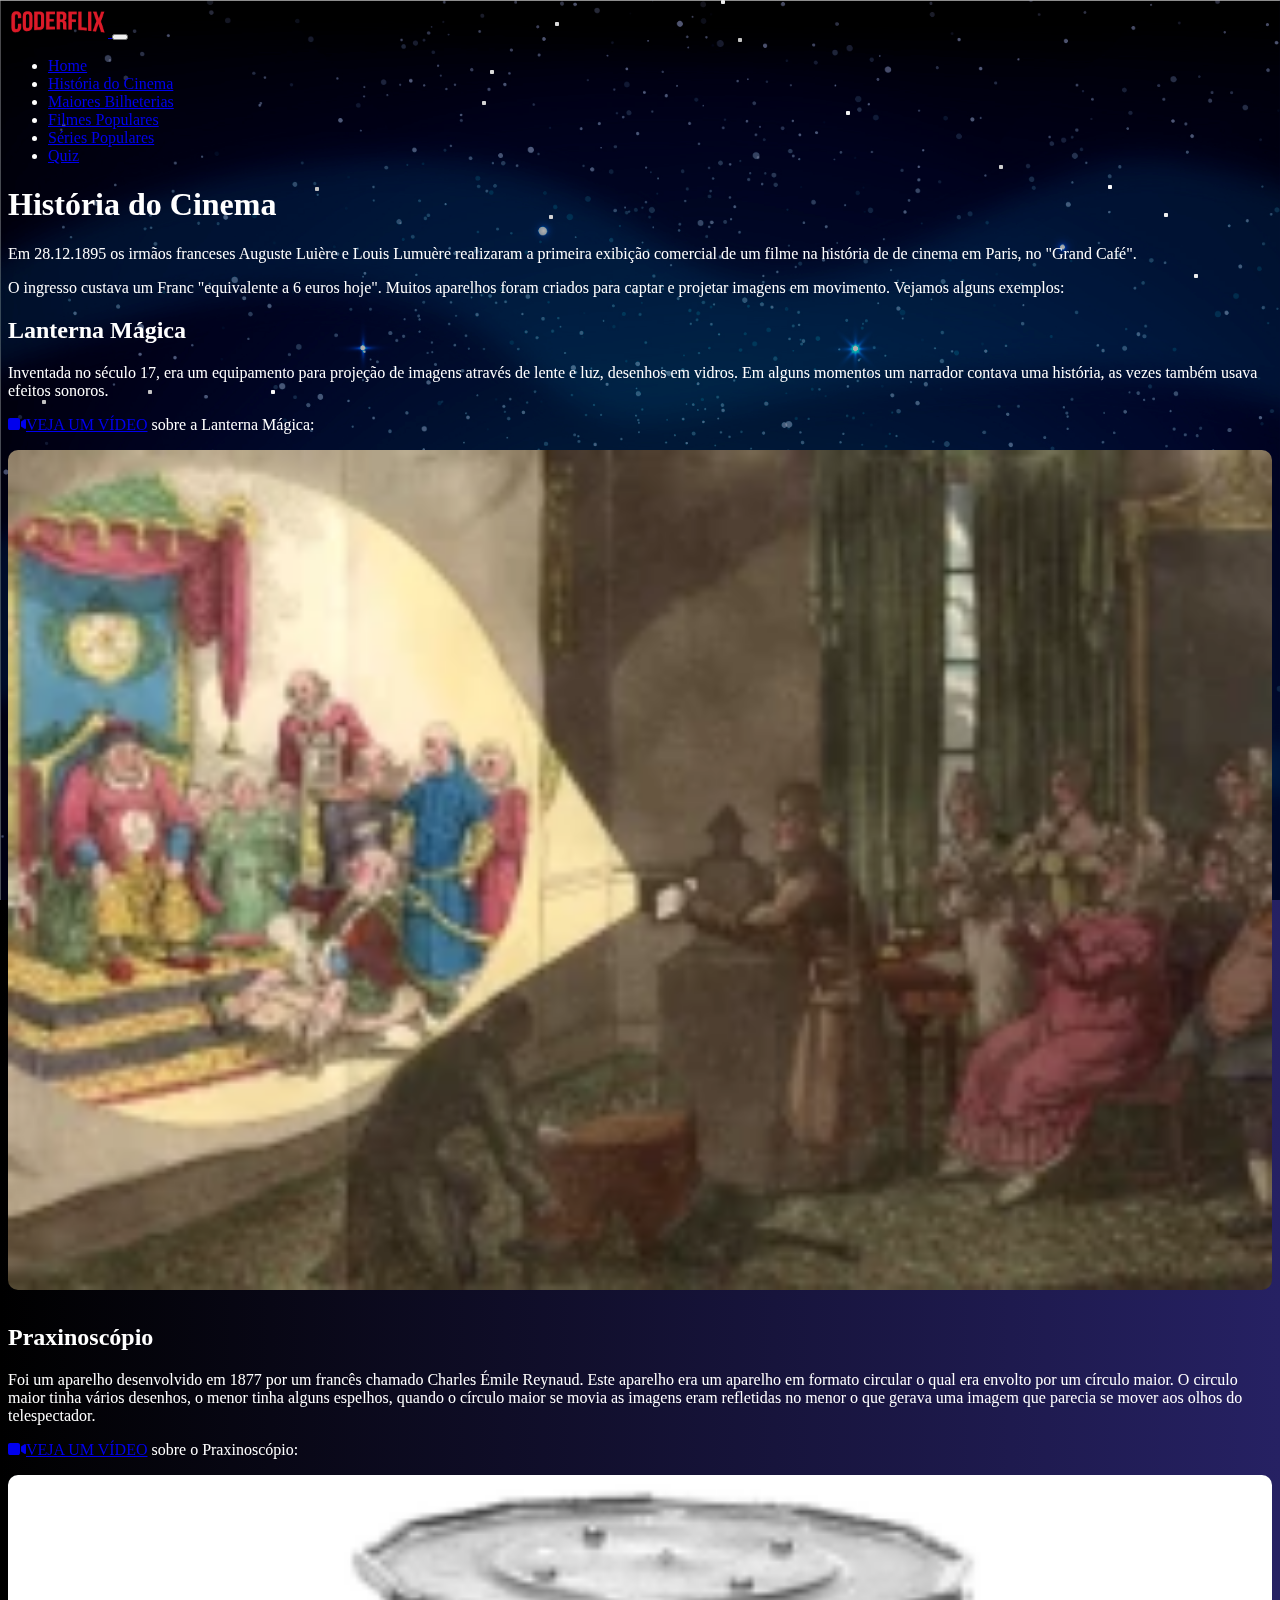
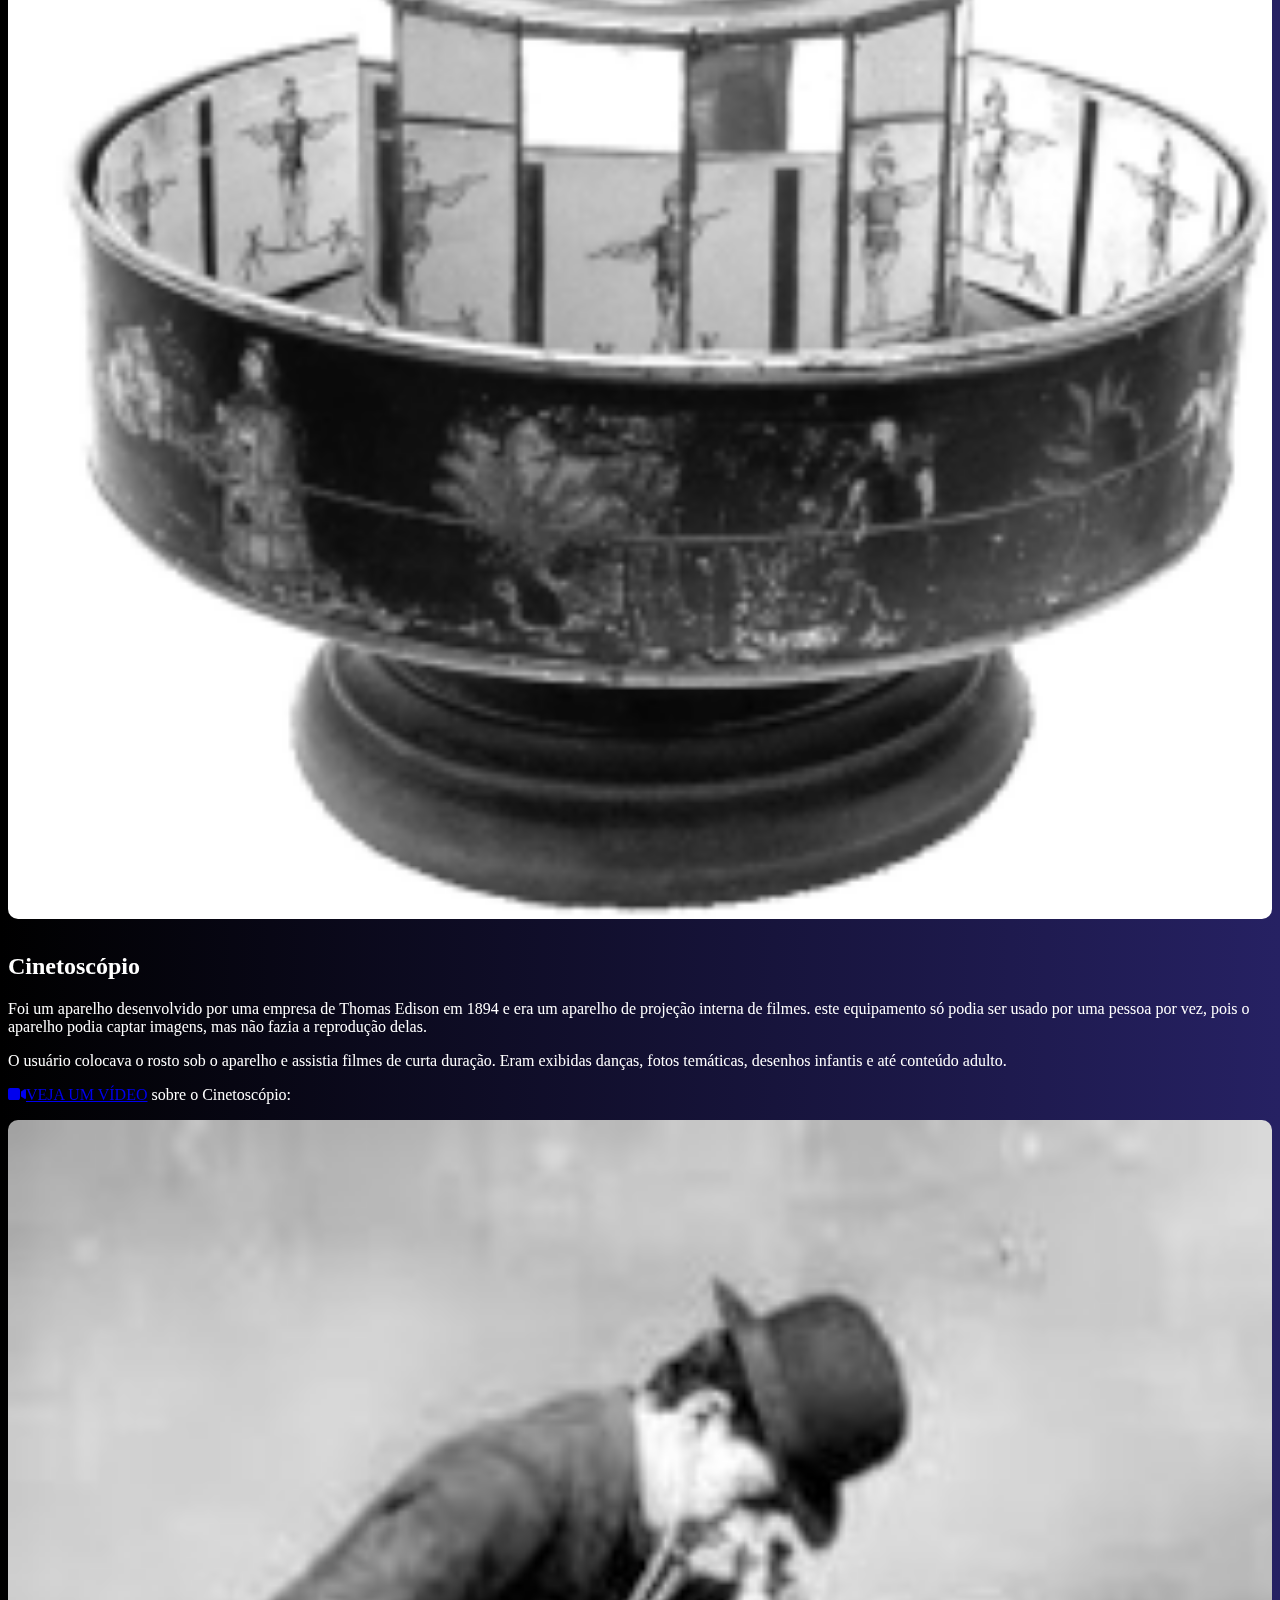
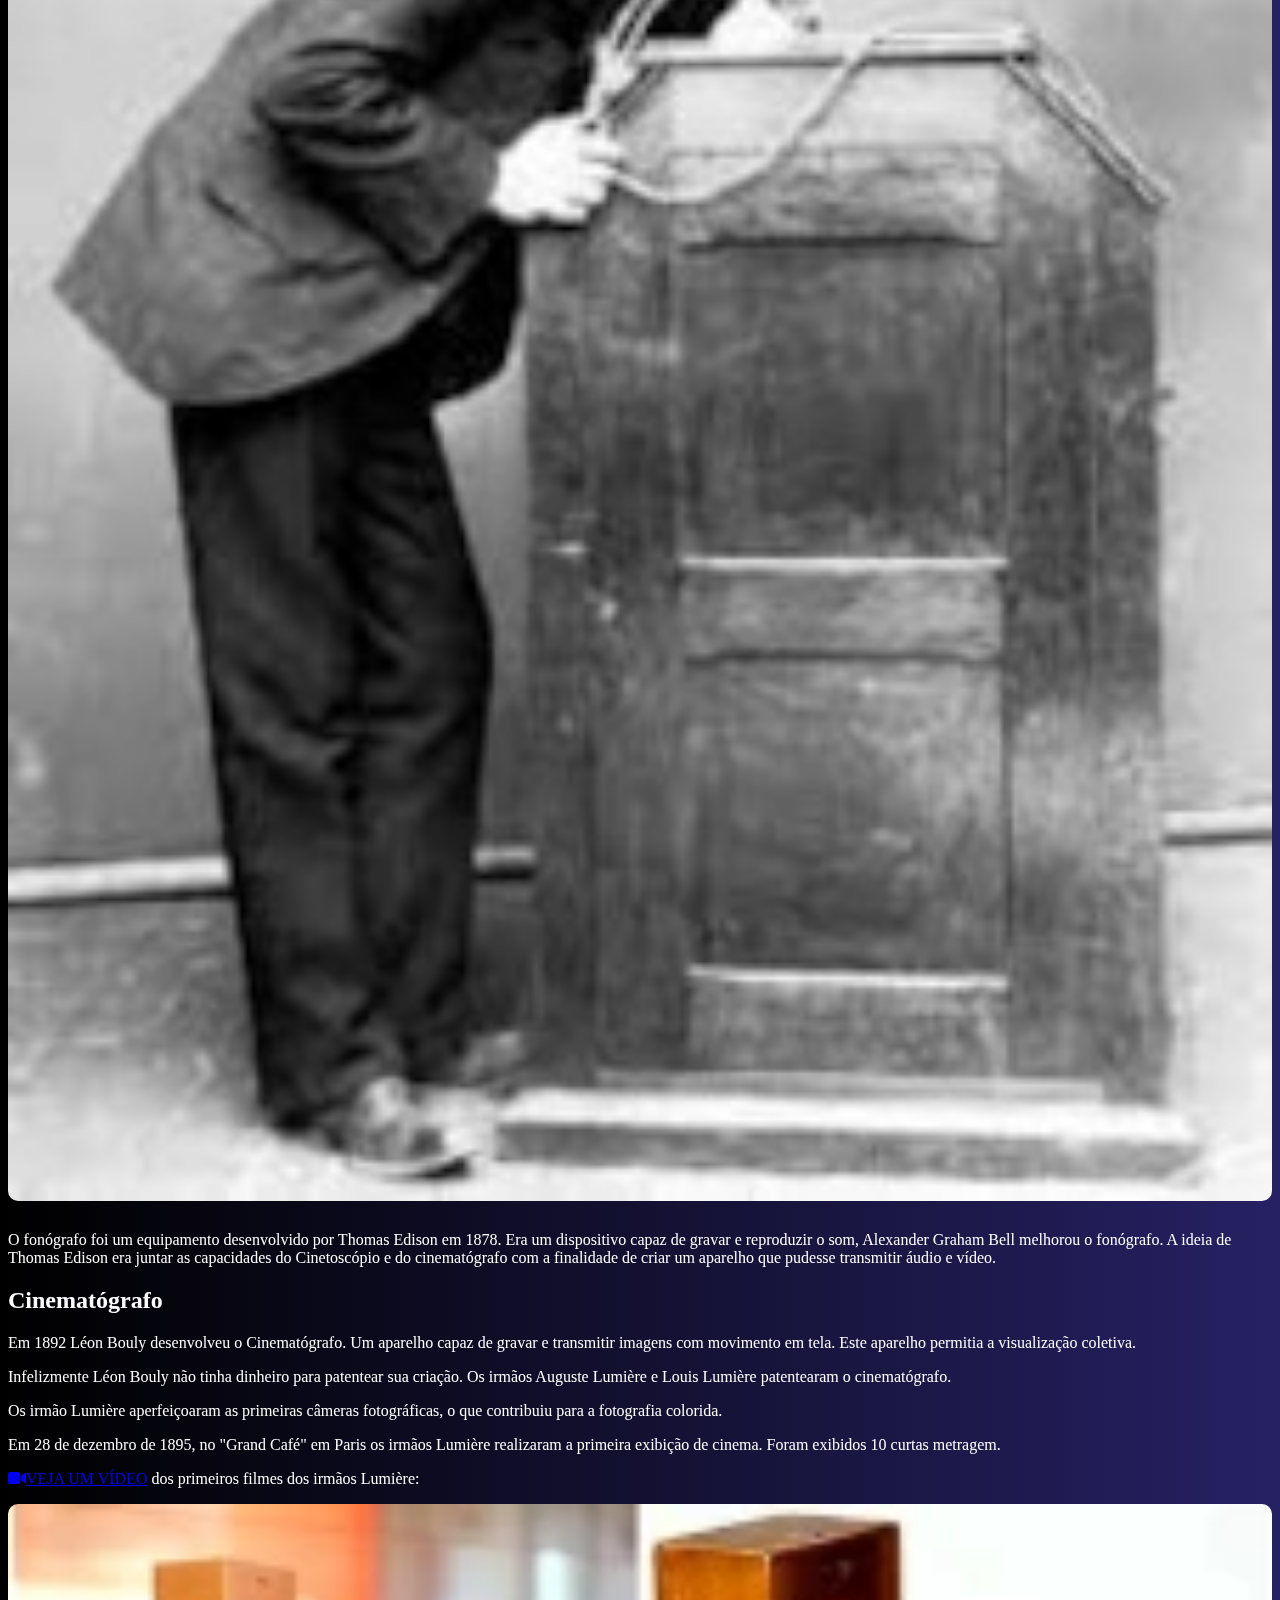
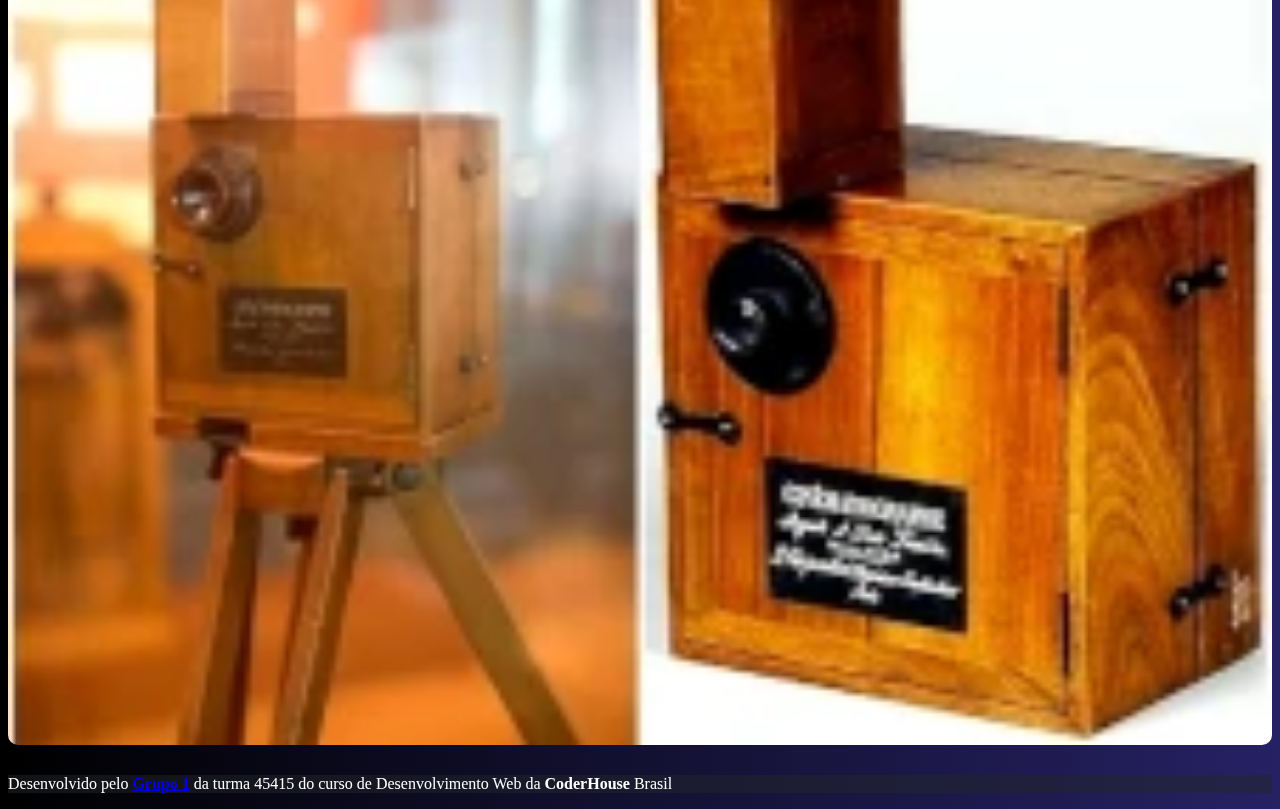
<file: pages/historia-do-cinema.html>
<!DOCTYPE html>
<html lang="pt-br">

<head>
    <meta charset="UTF-8">
    <meta name="viewport" content="width=device-width, initial-scale=1.0">
    <meta name="keywords" content="HTML, CSS, Javascript, Desenvolvimento Web, Coderhouse,Filmes">
    <meta name="description" content="Aqui é apresentada a história do cinema">
    <title>CoderFlix - Filmes no Cinema</title>
    <link rel="shortcut icon" href="../imagens/favicon.ico" type="image/x-icon">
    <link rel="stylesheet" href="https://cdnjs.cloudflare.com/ajax/libs/font-awesome/6.4.0/css/all.min.css">
    <link href="https://cdn.jsdelivr.net/npm/bootstrap@5.3.1/dist/css/bootstrap.min.css" rel="stylesheet"
        integrity="sha384-4bw+/aepP/YC94hEpVNVgiZdgIC5+VKNBQNGCHeKRQN+PtmoHDEXuppvnDJzQIu9" crossorigin="anonymous">
    <link rel="stylesheet" href='../styles/bg-effect.css'>
    <link rel="stylesheet" href="../styles/style.css">
    <link rel="stylesheet" href='../styles/historia.css'>

</head>

<body>
    <header>
        <nav class="navbar navbar-expand-lg bg-dark border-bottom border-body fixed-top" data-bs-theme="dark">
            <div class="container-fluid">
                <a class="navbar-brand" href="#">
                    <img src="../imagens/logo.png" alt="Logo" width="100" class="d-inline-block align-text-top">
                </a>
                <button class="navbar-toggler" type="button" data-bs-toggle="collapse" data-bs-target="#navbarNav"
                    aria-controls="navbarNav" aria-expanded="false" aria-label="Toggle navigation">
                    <span class="navbar-toggler-icon"></span>
                </button>
                <div class="collapse navbar-collapse" id="navbarNav">
                    <ul class="navbar-nav">
                        <li class="nav-item">
                            <a class="nav-link" aria-current="page" href="../index.html">Home</a>
                        </li>
                        <li class="nav-item">
                            <a class="nav-link active" href="./historia-do-cinema.html">História do Cinema</a>
                        </li>
                        <li class="nav-item">
                            <a class="nav-link" href="./bilheterias.html">Maiores Bilheterias</a>
                        </li>
                        <li class="nav-item">
                            <a class="nav-link" href="./movies.html">Filmes Populares</a>
                        </li>
                        <li class="nav-item">
                            <a class="nav-link" href="./series.html">Séries Populares</a>
                        </li>
                        <li class="nav-item">
                            <a class="nav-link" href="./quiz.html">Quiz</a>
                        </li>
                    </ul>
                </div>
            </div>
        </nav>
    </header>
    <main class="main my-5 pt-5">
        <div class="container-fluid">
            <!-- Back to top button -->
            <button type="button" class="btn btn-primary btn-floating btn-lg" id="btn-back-to-top">
                <i class="fa-solid fa-arrow-up"></i>
            </button>
            <h1 class="title text-center">História do Cinema</h1>
            <div class="row justify-content-center">
                <div class="col-11 col-md-6">
                    <p>Em 28.12.1895 os irmãos franceses Auguste Luière e Louis Lumuère realizaram a primeira exibição
                        comercial
                        de um filme na história de de cinema em Paris, no "Grand Café".</p>
                    <p>
                        O ingresso custava um Franc "equivalente a 6 euros hoje".
                        Muitos aparelhos foram criados para captar e projetar imagens em movimento.
                        Vejamos alguns exemplos:
                    </p>
                    <h2 class="mt-3">Lanterna Mágica</h2>
                    <p>Inventada no século 17, era um equipamento para projeção de imagens através de lente e luz,
                        desenhos
                        em
                        vidros. Em alguns momentos um narrador contava uma história, as vezes também usava efeitos
                        sonoros.
                    </p>

                    <p><a href="https://www.youtube.com/watch?v=sU9AfktYLQg" target="_blank" rel="external" class="btn btn-sm btn-warning fw-bold"><i class="fa-solid fa-video me-2"></i>VEJA UM VÍDEO</a>
                         sobre a Lanterna Mágica:</p>
                    <img class="image" src="../imagens/lanterna-magica-p.webp" alt="Imagem de uma lanterna mágica">
                    <h2 class="mt-3">Praxinoscópio</h2>

                    <p>
                        Foi um aparelho desenvolvido em 1877 por um francês chamado Charles Émile Reynaud.
                        Este aparelho era um aparelho em formato circular o qual era envolto por um círculo maior. O
                        circulo
                        maior tinha vários desenhos, o menor tinha alguns espelhos, quando o círculo maior se movia as
                        imagens
                        eram refletidas no menor o que gerava uma imagem que parecia se mover aos olhos do
                        telespectador.
                    </p>
                    <p><a href=" https://www.youtube.com/watch?v=cVRyUnHg8QA
                    " target="_blank" rel="external" class="btn btn-sm btn-warning fw-bold"><i class="fa-solid fa-video me-2"></i>VEJA UM VÍDEO</a> sobre o Praxinoscópio:
                    <p>
                        <img class="image" src="../imagens/praxinoscópio-p.png" alt="Imagem de um praxinoscópio">

                    <h2 class="mt-3">Cinetoscópio</h2>

                    <p>Foi um aparelho desenvolvido por uma empresa de Thomas Edison em 1894 e era um aparelho de
                        projeção
                        interna de filmes. este equipamento só podia ser usado por uma pessoa por vez, pois o aparelho
                        podia
                        captar imagens, mas não fazia a reprodução delas.</p>

                    <p>O usuário colocava o rosto sob o aparelho e assistia filmes de curta duração. Eram exibidas
                        danças,
                        fotos
                        temáticas, desenhos infantis e até conteúdo adulto.</p>

                    <p><a href="https://www.youtube.com/watch?v=zxuW9NmFZtQ" target="_blank" rel="external" class="btn btn-sm btn-warning fw-bold"><i class="fa-solid fa-video me-2"></i>VEJA UM VÍDEO</a>
                        sobre o Cinetoscópio:</p>
                    <img class="image" src="../imagens/cinetoscopio-p.jpeg" alt="imagem de um cinetoscópio">

                    <p>
                        O fonógrafo foi um equipamento desenvolvido por Thomas Edison em 1878. Era um dispositivo capaz
                        de
                        gravar e reproduzir o som, Alexander Graham Bell melhorou o fonógrafo. A ideia de Thomas Edison
                        era
                        juntar as capacidades do Cinetoscópio e do cinematógrafo com a finalidade de criar um aparelho
                        que
                        pudesse transmitir áudio e vídeo.
                    </p>

                    <h2 class="mt-3">Cinematógrafo</h2>
                    <p>Em 1892 Léon Bouly desenvolveu o Cinematógrafo. Um aparelho capaz de gravar e transmitir imagens
                        com
                        movimento em tela. Este aparelho permitia a visualização coletiva. </p>

                    <p>Infelizmente Léon Bouly não tinha dinheiro para patentear sua criação. Os irmãos Auguste Lumière
                        e
                        Louis
                        Lumière patentearam o cinematógrafo.</p>

                    <p>Os irmão Lumière aperfeiçoaram as primeiras câmeras fotográficas, o que contribuiu para a
                        fotografia
                        colorida.</p>
                    <p>Em 28 de dezembro de 1895, no "Grand Café" em Paris os irmãos Lumière realizaram a primeira
                        exibição
                        de
                        cinema. Foram exibidos 10 curtas metragem.</p>
                    <p><a href="https://www.youtube.com/watch?v=lW63SX9-MhQ"
                        target="_blank" rel="external" class="btn btn-sm btn-warning fw-bold"><i class="fa-solid fa-video me-2"></i>VEJA UM VÍDEO</a>
                        dos primeiros filmes dos irmãos Lumière:</p>
                    <img class="image" src="../imagens/cinematografo-p.webp" alt="imagem de um cinematógrafo">
                </div>
            </div>
        </div>
    </main>
    <footer class="footer text-white text-center pt-2 px-1 pb-1">
        <p class="">Desenvolvido pelo <a class="text-decoration-none text-danger fs-bold"
                href="https://github.com/viHernandes/filmes-project-coderhouse" target="_blank"><strong>Grupo
                    1</strong></a> da turma 45415 do curso de Desenvolvimento Web da
            <strong>CoderHouse</strong> Brasil
        </p>
    </footer>

    <div class="bg"></div>
    <div class="star-field">
        <div class="layer"></div>
        <div class="layer"></div>
        <div class="layer"></div>
        <div class="layer"></div>

        <script src="https://cdn.jsdelivr.net/npm/bootstrap@5.3.1/dist/js/bootstrap.bundle.min.js"
            integrity="sha384-HwwvtgBNo3bZJJLYd8oVXjrBZt8cqVSpeBNS5n7C8IVInixGAoxmnlMuBnhbgrkm"
            crossorigin="anonymous"></script>
            <script src="../scripts/scrollTop.js"></script>
</body>

</html>
</file>
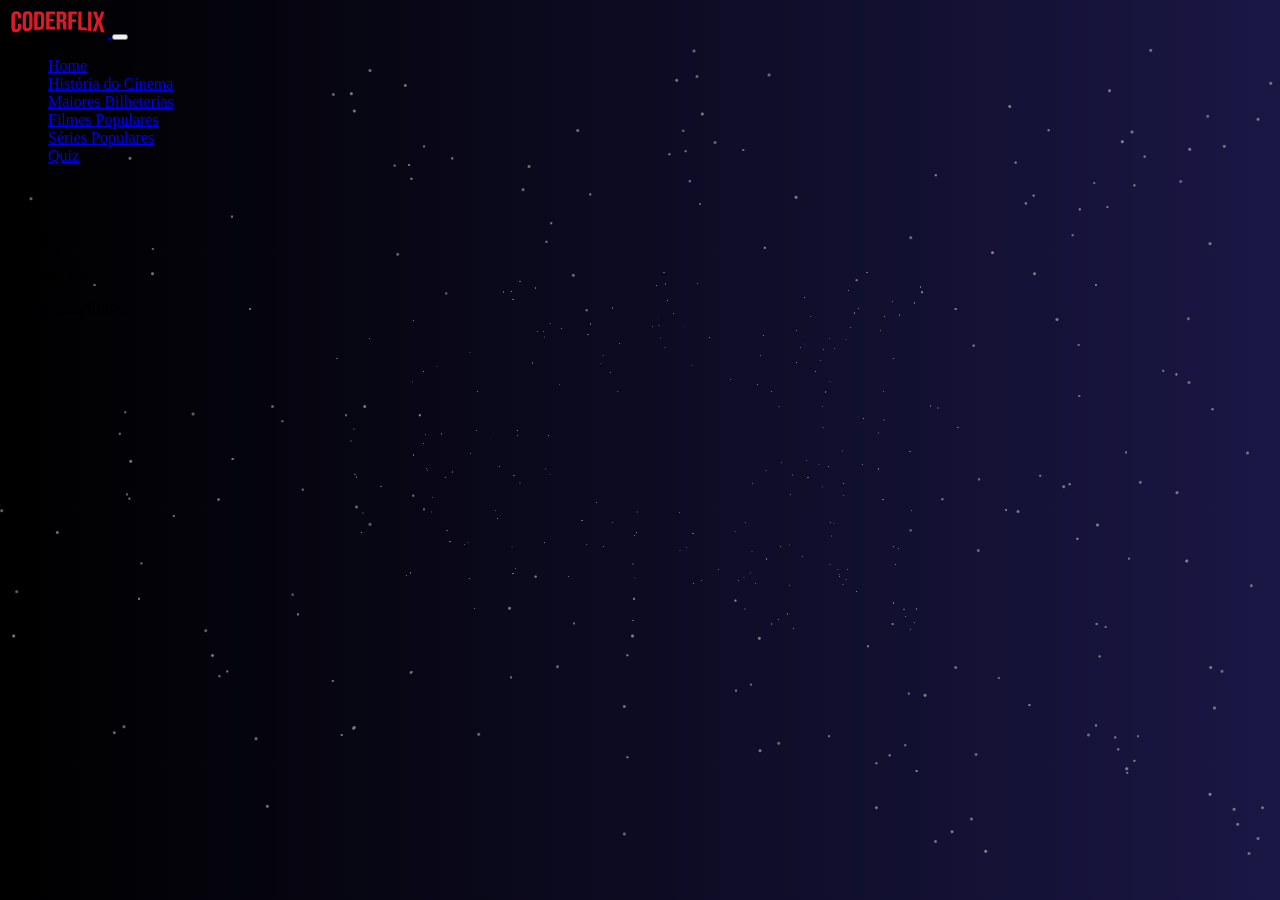
<file: pages/quiz.html>
<!DOCTYPE html>
<html lang="pt-br">

<head>
  <meta charset="UTF-8">
  <meta name="viewport" content="width=device-width, initial-scale=1.0">
  <meta name="keywords" content="HTML, CSS, Javascript, Desenvolvimento Web, Coderhouse,Filmes">
  <meta name="description" content="Apresentação de um quiz: Qual é o filme ? Com fotos aleatórias e opções aleatórias.">
  <title>CoderFlix - Quiz</title>
  <link rel="shortcut icon" href="../imagens/favicon.ico" type="image/x-icon">
  <link href="https://cdn.jsdelivr.net/npm/bootstrap@5.3.1/dist/css/bootstrap.min.css" rel="stylesheet"
    integrity="sha384-4bw+/aepP/YC94hEpVNVgiZdgIC5+VKNBQNGCHeKRQN+PtmoHDEXuppvnDJzQIu9" crossorigin="anonymous">
  <link rel="stylesheet" href='../styles/bg-effect.css'>
  <link rel="stylesheet" href="../styles/style.css">
  <link rel="stylesheet" href='../styles/quiz.css'>
</head>

<body>
  <header>
    <nav class="navbar navbar-expand-lg bg-dark border-bottom border-body fixed-top" data-bs-theme="dark">
      <div class="container-fluid">
        <a class="navbar-brand" href="#">
          <img src="../imagens/logo.png" alt="Logo" width="100" class="d-inline-block align-text-top">
        </a>
        <button class="navbar-toggler" type="button" data-bs-toggle="collapse" data-bs-target="#navbarNav"
          aria-controls="navbarNav" aria-expanded="false" aria-label="Toggle navigation">
          <span class="navbar-toggler-icon"></span>
        </button>
        <div class="collapse navbar-collapse" id="navbarNav">
          <ul class="navbar-nav">
            <li class="nav-item">
              <a class="nav-link" aria-current="page" href="../index.html">Home</a>
            </li>
            <li class="nav-item">
              <a class="nav-link" href="./historia-do-cinema.html">História do Cinema</a>
            </li>
            <li class="nav-item">
              <a class="nav-link" href="./bilheterias.html">Maiores Bilheterias</a>
            </li>
            <li class="nav-item">
              <a class="nav-link" href="./movies.html">Filmes Populares</a>
            </li>
<li class="nav-item">
              <a class="nav-link" href="./series.html">Séries Populares</a>
            </li>
            <li class="nav-item">
              <a class="nav-link" href="./quiz.html">Quiz</a>
            </li>
          </ul>
        </div>
      </div>
    </nav>
  </header>

  <div class="main container mt-5 py-5 text-white">
    <h2 class="px-4 pb-2 border-bottom title">QUIZ - Qual o filme abaixo?</h2>
    
    <div class="container">
      
      <div class="row justify-content-center">
        <div class="alternatives col-12 col-md-6">
          <div class="row text-center fw-bold fs-5">
            <div class="col-6">
              <p class="scoreboard">Placar: <span id="currentScore"></span> pts</p>
            </div>
            <div class="col-6">
              <p class="scoreboard">Recorde: <span id="currentRecord"></span> pts</p>
            </div>
          </div>
          <p id="loading" class="text-center">Carregando filme...</p>
          <div class="movie__backdrop mb-3"></div>
        </div>
        <div class="movie_data col-12 col-md-6">
          <div id="answered" class="text-center mb-3">
            <p id="answerScore" class=" fs-5 fw-bold badge bg-light"></p>
            <p id="selectedAlternative"></p>
          </div>
          <button id="playAgain" class="btn btn-primary w-100 mb-3">Jogar Novamente</button>
          <div class="movie__title"></div>
          <div class="movie__overview"></div>
          <div class="movie__genres"></div>
          <div class="movie__id"></div>
          <div class="movie__release"></div>
          <div class="movie__revenue"></div>
          <div class="movie__budget"></div>
          <div class="movie__tagline"></div>
          <div class="movie__runtime"></div>
          <div class="movie__language"></div>
          <div class="movie__spoken"></div>
        </div>
      </div>
    </div>
  </div>

  <footer class="footer text-white text-center pt-2 px-1 pb-1">
    <p class="">Desenvolvido pelo <a class="text-decoration-none text-danger fs-bold"
        href="https://github.com/viHernandes/filmes-project-coderhouse" target="_blank"><strong>Grupo
          1</strong></a> da turma 45415 do curso de Desenvolvimento Web da
      <strong>CoderHouse</strong> Brasil
    </p>
  </footer>

  <div class="bg"></div>
  <div class="star-field">
    <div class="layer"></div>
    <div class="layer"></div>
    <div class="layer"></div>
    <div class="layer"></div>

    <script src="https://cdn.jsdelivr.net/npm/bootstrap@5.3.1/dist/js/bootstrap.bundle.min.js"
      integrity="sha384-HwwvtgBNo3bZJJLYd8oVXjrBZt8cqVSpeBNS5n7C8IVInixGAoxmnlMuBnhbgrkm"
      crossorigin="anonymous"></script>
    <script src="../scripts/quiz.js"></script>
</body>

</html>
</file>
<file: styles/bg-effect.css>
.bg {
  background: url(../imagens/bg-pages.jpg) no-repeat;
  background-size: cover;
  height: 100%;
  width: 100%;
  position: fixed;
  top: 0;
  left: 0;
  z-index: -3;
}
.bg:before {
  content: "";
  width: 100%;
  height: 100%;
  background: #000;
  position: fixed;
  z-index: -1;
  top: 0;
  left: 0;
  opacity: 0.3;
}
@keyframes sf-fly-by-1 {
  from {
      transform: translateZ(-200px);
      opacity: 0.5;
  }
  to {
      transform: translateZ(200px);
      opacity: 0.5;
  }
}

@keyframes sf-fly-by-2 {
  from {
      transform: translateZ(-400px);
      opacity: 0.5;
  }
  to {
      transform: translateZ(200px);
      opacity: 0.5;
  }
}
@keyframes sf-fly-by-3 {
  from {
      transform: translateZ(-1200px);
      opacity: 0.5;
  }
  to {
      transform: translateZ(-600px);
      opacity: 0.5;
  }
}
@keyframes sf-fly-by-4 {
  from {
      transform: translateZ(-1800px);
      opacity: 0.5;
  }
  to {
      transform: translateZ(-1200px);
      opacity: 0.5;
  }
}
.star-field {
  position: fixed;
  top: 0;
  left: 0;
  width: 100%;
  height: 100%;
  perspective: 600px;
  -webkit-perspective: 600px;
  z-index: -1;
}
.star-field .layer {
  box-shadow: -411px -476px #cccccc, 777px -407px #d4d4d4, -387px -477px #fcfcfc, -91px -235px #d4d4d4, 491px -460px #f7f7f7, 892px -128px #f7f7f7, 758px -277px #ededed, 596px 378px #cccccc, 647px 423px whitesmoke, 183px 389px #c7c7c7,
      524px -237px #f0f0f0, 679px -535px #e3e3e3, 158px 399px #ededed, 157px 249px #ededed, 81px -450px #ebebeb, 719px -360px #c2c2c2, -499px 473px #e8e8e8, -158px -349px #d4d4d4, 870px -134px #cfcfcf, 446px 404px #c2c2c2,
      440px 490px #d4d4d4, 414px 507px #e6e6e6, -12px 246px #fcfcfc, -384px 369px #e3e3e3, 641px -413px #fcfcfc, 822px 516px #dbdbdb, 449px 132px #c2c2c2, 727px 146px #f7f7f7, -315px -488px #e6e6e6, 952px -70px #e3e3e3,
      -869px -29px #dbdbdb, 502px 80px #dedede, 764px 342px #e0e0e0, -150px -380px #dbdbdb, 654px -426px #e3e3e3, -325px -263px #c2c2c2, 755px -447px #c7c7c7, 729px -177px #c2c2c2, -682px -391px #e6e6e6, 554px -176px #ededed,
      -85px -428px #d9d9d9, 714px 55px #e8e8e8, 359px -285px #cfcfcf, -362px -508px #dedede, 468px -265px #fcfcfc, 74px -500px #c7c7c7, -514px 383px #dbdbdb, 730px -92px #cfcfcf, -112px 287px #c9c9c9, -853px 79px #d6d6d6,
      828px 475px #d6d6d6, -681px 13px #fafafa, -176px 209px #f0f0f0, 758px 457px #fafafa, -383px -454px #ededed, 813px 179px #d1d1d1, 608px 98px whitesmoke, -860px -65px #c4c4c4, -572px 272px #f7f7f7, 459px 533px #fcfcfc,
      624px -481px #e6e6e6, 790px 477px #dedede, 731px -403px #ededed, 70px -534px #cccccc, -23px 510px #cfcfcf, -652px -237px whitesmoke, -690px 367px #d1d1d1, 810px 536px #d1d1d1, 774px 293px #c9c9c9, -362px 97px #c2c2c2,
      563px 47px #dedede, 313px 475px #e0e0e0, 839px -491px #e3e3e3, -217px 377px #d4d4d4, -581px 239px #c2c2c2, -857px 72px #cccccc, -23px 340px #dedede, -837px 246px white, 170px -502px #cfcfcf, 822px -443px #e0e0e0, 795px 497px #e0e0e0,
      -814px -337px #cfcfcf, 206px -339px #f2f2f2, -779px 108px #e6e6e6, 808px 2px #d4d4d4, 665px 41px #d4d4d4, -564px 64px #cccccc, -380px 74px #cfcfcf, -369px -60px #f7f7f7, 47px -495px #e3e3e3, -383px 368px #f7f7f7, 419px 288px #d1d1d1,
      -598px -50px #c2c2c2, -833px 187px #c4c4c4, 378px 325px whitesmoke, -703px 375px #d6d6d6, 392px 520px #d9d9d9, -492px -60px #c4c4c4, 759px 288px #ebebeb, 98px -412px #c4c4c4, -911px -277px #c9c9c9;
  transform-style: preserve-3d;
  position: absolute;
  top: 50%;
  left: 50%;
  height: 4px;
  width: 4px;
  border-radius: 2px;
}
.star-field .layer:nth-child(1) {
  animation: sf-fly-by-1 4s linear infinite;
}
.star-field .layer:nth-child(2) {
  animation: sf-fly-by-2 5s linear infinite;
}
.star-field .layer:nth-child(3) {
  animation: sf-fly-by-3 5s linear infinite;
}

.star-field .layer:nth-child(4) {
  animation: sf-fly-by-4 5s linear infinite;
}
</file>
<file: styles/style.css>
:root {
    
}

@font-face {
    font-family: coderflix;
    src: url(https://raw.githubusercontent.com/viHernandes/filmes-project-coderhouse/main/assets/BebasNeue-Regular.woff);
}

body {
    background-image: linear-gradient(to left, #262163, black);
}

.initial {
    overflow: hidden;
    position: relative;
}

.initial__bg {
    opacity: 0.3;
    position: absolute;
    width: 100%;
    max-width: 100%;
    object-fit: cover;
    height: 200%;
    max-height: 180vh;
}

.content {
    position: relative;
}

.initial__title {
    font-family: coderflix;
    color: #DB202C;
    font-size: 65px;
}

.main {
    position: relative;
    min-height: calc(100vh - 100px);
}

.title {
    font-family: coderflix;
    color: white;
}

.footer {
    background-color: rgba(33, 37, 41, 0.5);
}

.icons {
    max-width: 40px;
}

@media screen and (min-width: 992px){
    .initial__bg {
        max-height: 140vh;
    }
}

@media screen and (min-width: 1200px){
    .initial__bg {
        max-height: 125vh;
    }
}
</file>
<file: styles/bilheterias.css>
@font-face {
    font-family: coderflix;
    src: url(https://raw.githubusercontent.com/viHernandes/filmes-project-coderhouse/main/assets/BebasNeue-Regular.woff);
}

body {
    background-image: linear-gradient(to left, #262163, black);
}

.title {
    font-family: coderflix;
    color: white;
}

.movie__picture {
    display: flex;
    justify-content: center;
    align-items: center;
    border-radius: 1rem 0 0 1rem;
    background-color: white;
}

.movie__picture--border {
    border-radius: .5rem;
    margin: 1rem 0 1rem 0;
}

.movie__text {
    border-radius: 0 1rem 1rem 0;
    background-color: white;
}

.final {
    text-align: center;
    background-color: rgba(33, 37, 41, 0.5);
    color: white;
    padding: 10px;
    bottom: 0;
    margin-bottom: 0;
}

#btn-back-to-top {
    position: fixed;
    bottom: 25px;
    right: 25px;
    display: none;
}

@media screen and (max-width: 768px) {
    .movie__title {
        text-align: center;
    }

    .movie__picture {
        margin-bottom: 1rem;
        border-radius: 0;
        background-color: transparent;
    }

    .movie__text {
        border-radius: 1rem;
    }
}
</file>
<file: styles/historia.css>
@font-face {
    font-family: coderflix;
    src: url(https://raw.githubusercontent.com/viHernandes/filmes-project-coderhouse/main/assets/BebasNeue-Regular.woff);
}

body {
    background-image: linear-gradient(to left, #262163, black);
    color: white;
}

.title {
    font-family: coderflix;
    color: white;
}

.image {
    width: 100%;
    border-radius: 10px;
    margin-bottom: 10px;
}

.final {
    text-align: center;
    background-color: rgba(33, 37, 41, 0.5);
    color: white;
    padding: 10px;
    bottom: 0;
    margin-bottom: 0;
}

#btn-back-to-top {
    position: fixed;
    bottom: 25px;
    right: 25px;
    display: none;
}

@media screen and (max-width: 768px) {
    .movie__title {
        text-align: center;
    }

    .movie__picture {
        margin-bottom: 1rem;
        border-radius: 0;
        background-color: transparent;
    }
    
    .movie__text {
        border-radius: 1rem;
    }
}
</file>
<file: styles/quiz.css>
.movie__backdropImage {
    width: 100%;
}

.movie_data {
    display: none;
}

@media screen and (max-width: 767px) {
    .movie_data {
        margin-top: 1rem;
    }
}
</file>
